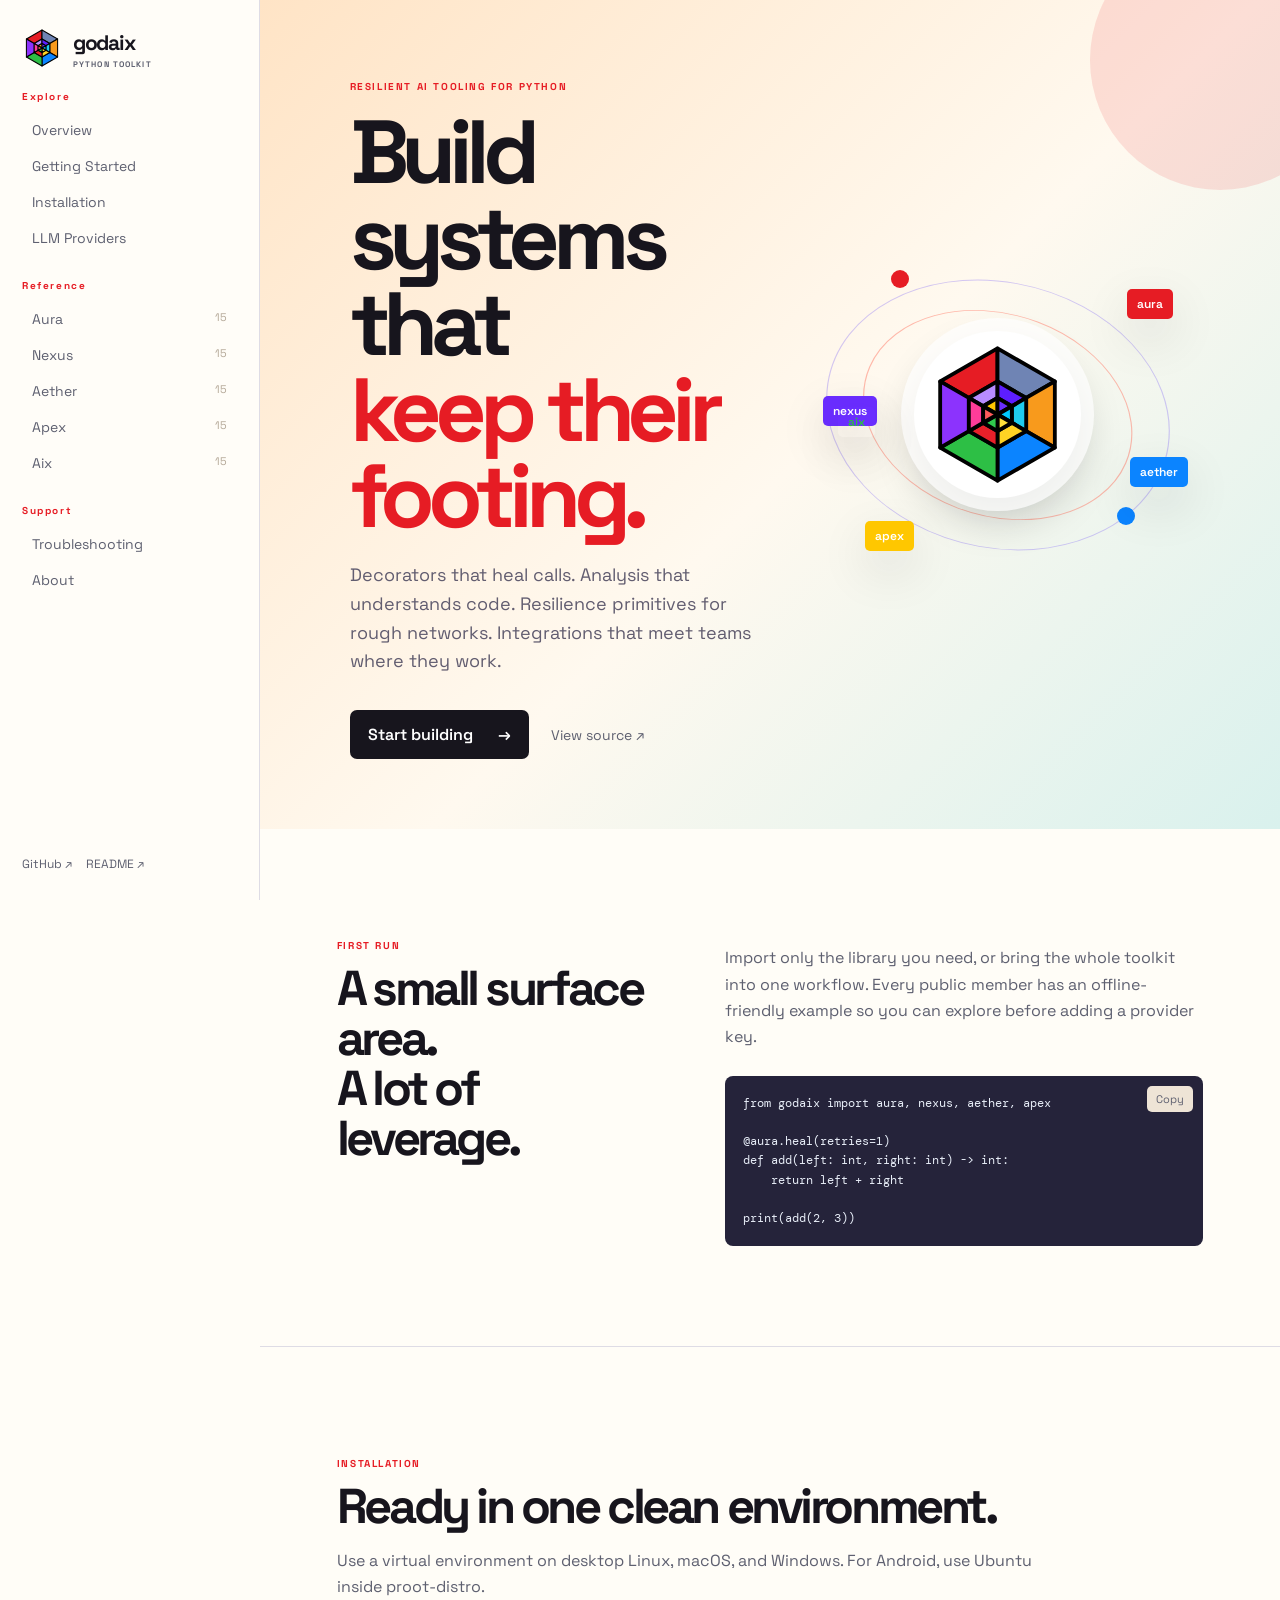
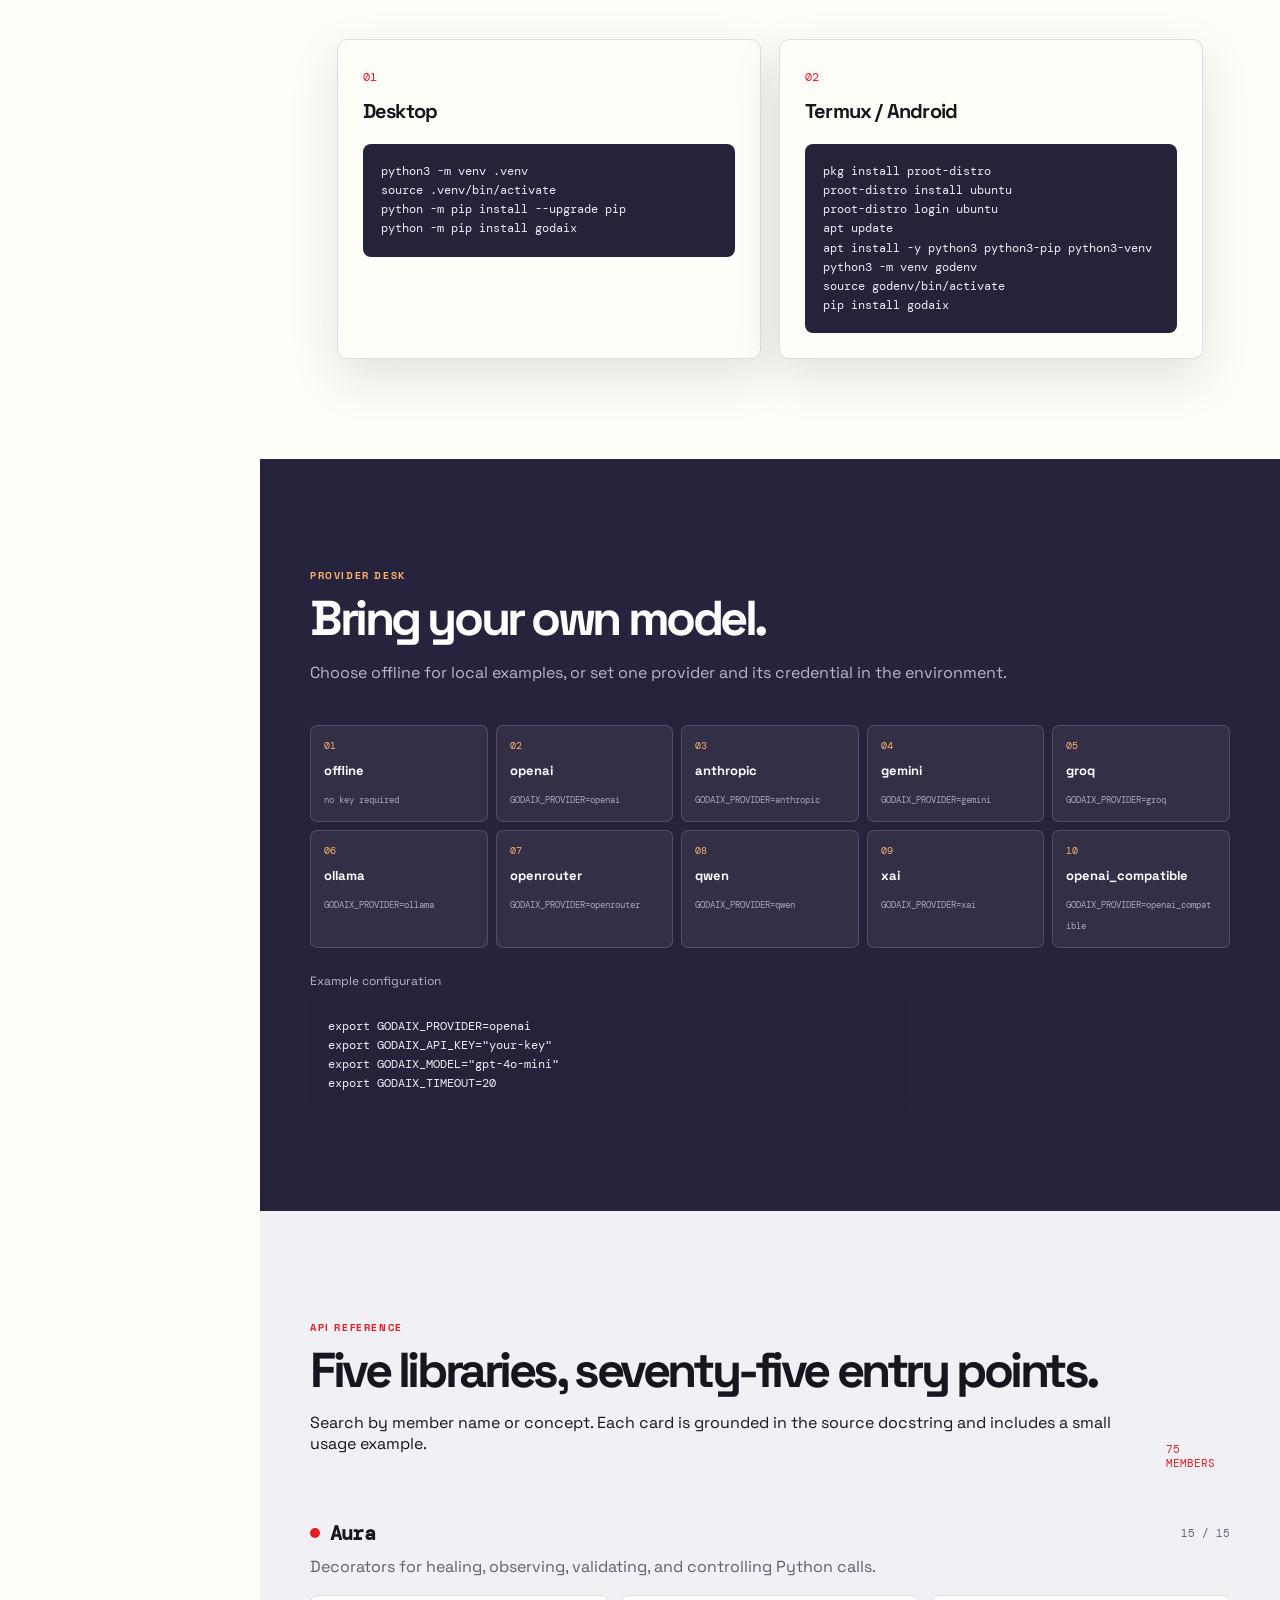
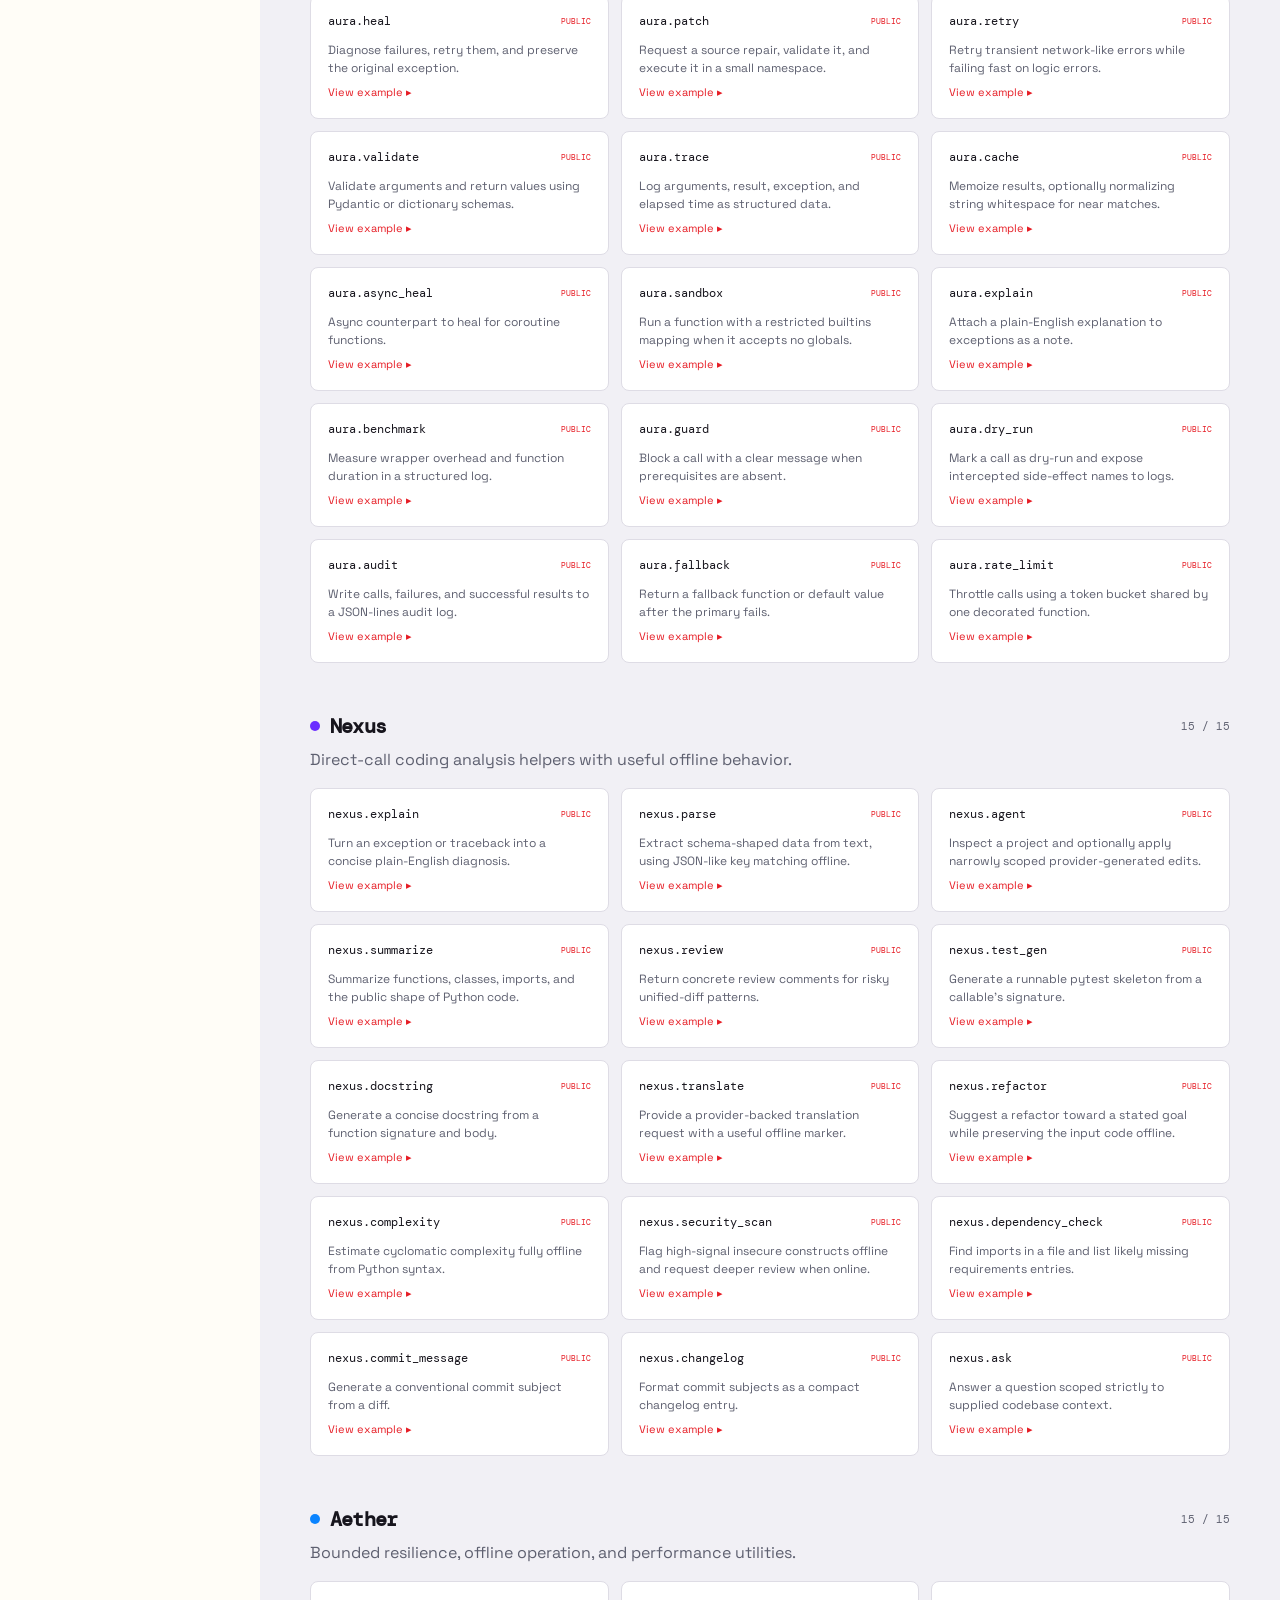
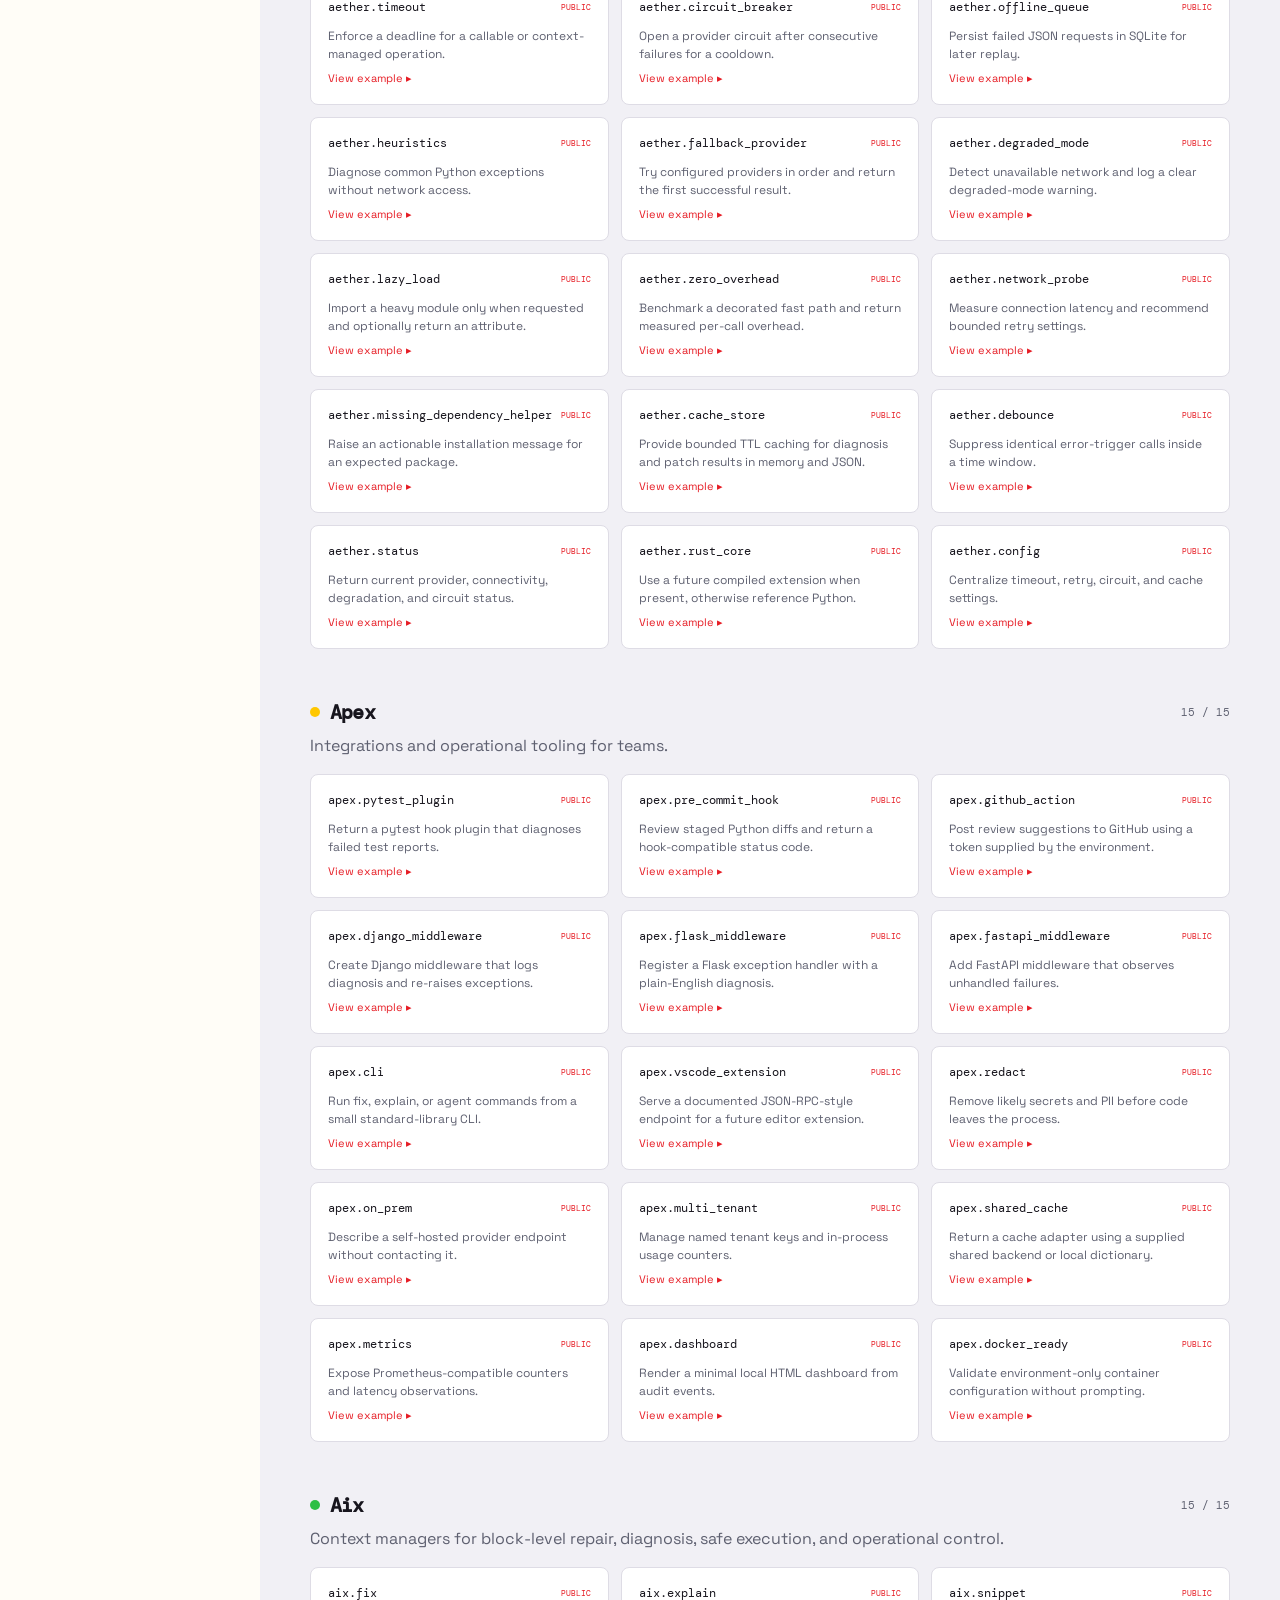
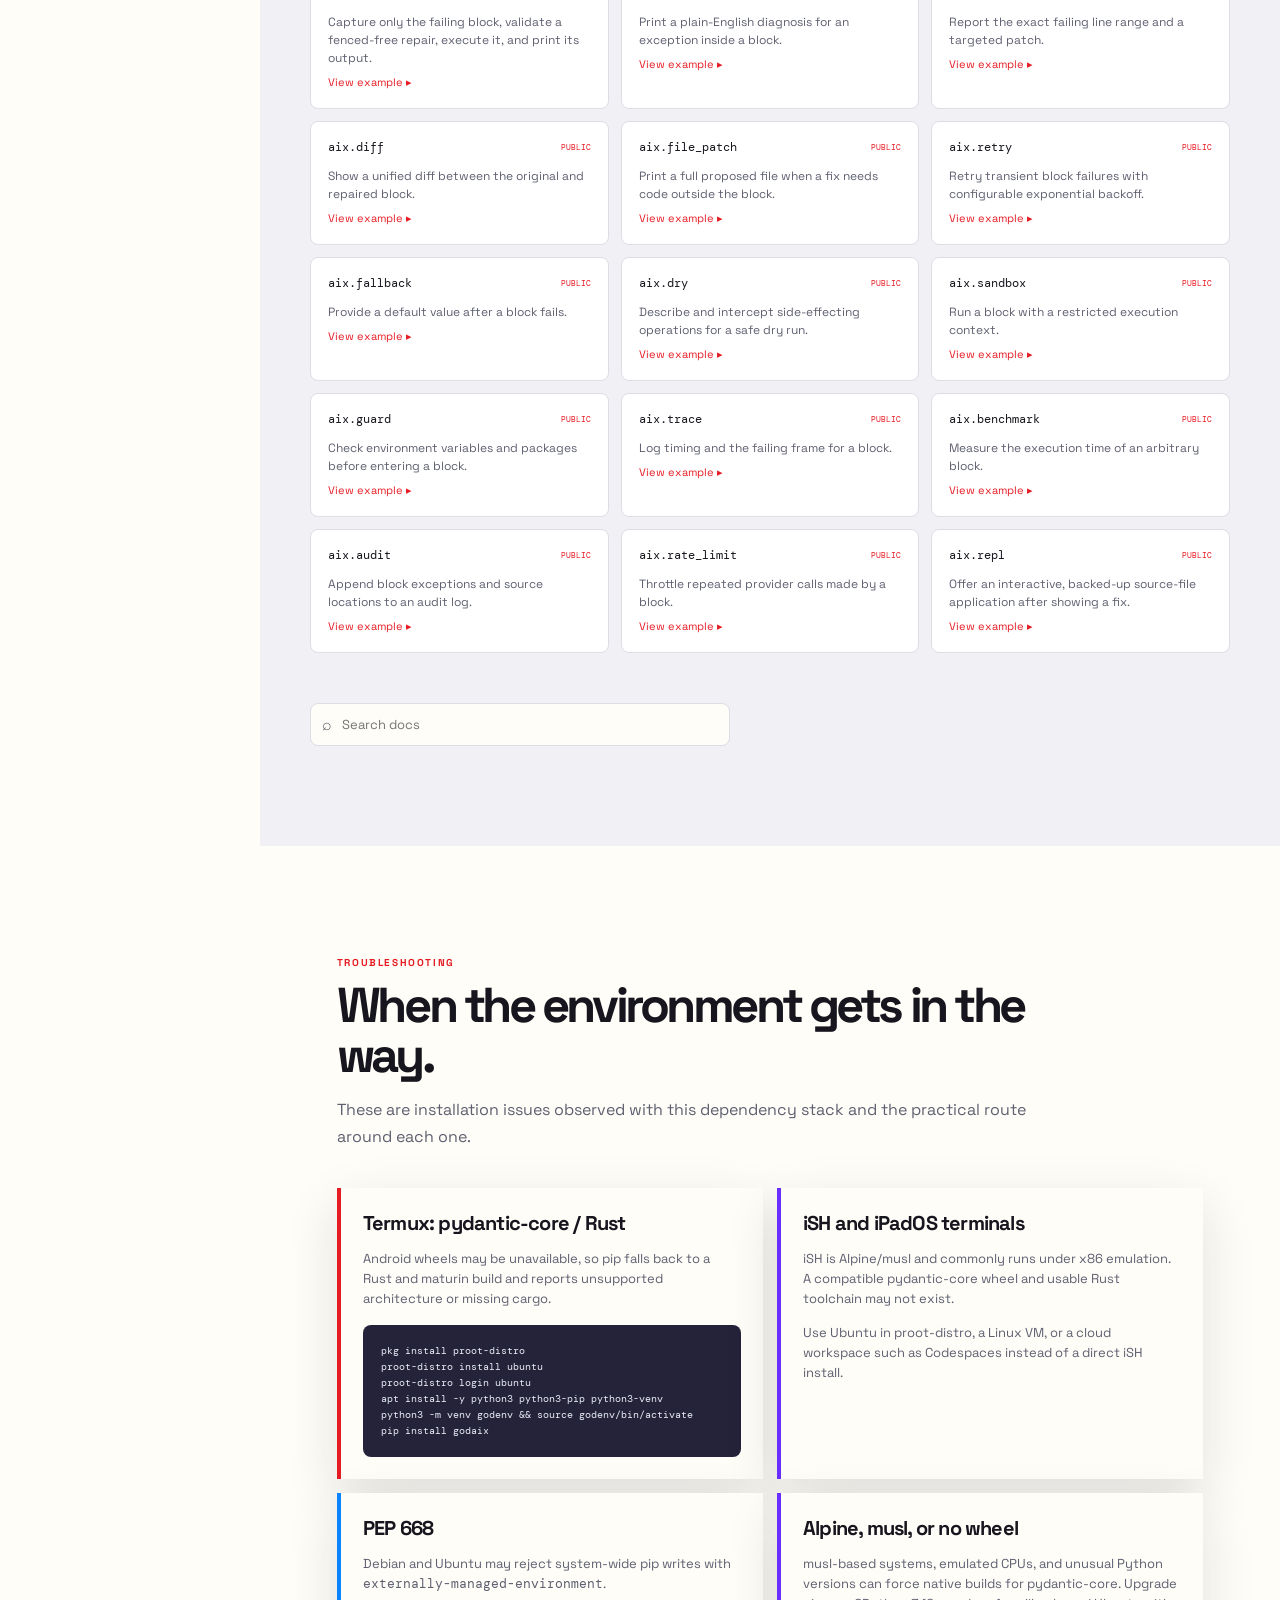
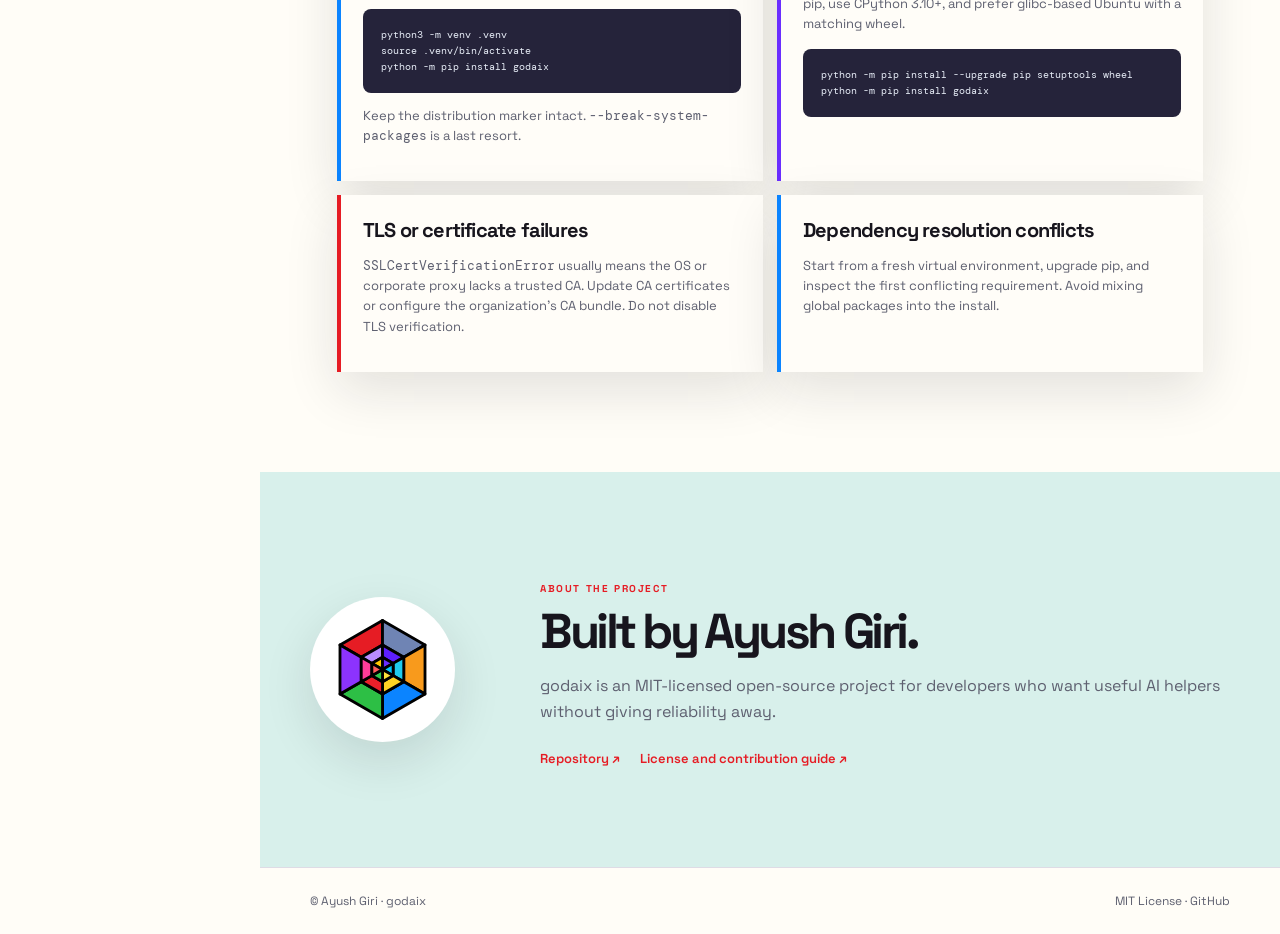
<file: index.html>
<!doctype html>
<html lang="en">
<head>
  <meta charset="utf-8">
  <meta name="viewport" content="width=device-width, initial-scale=1">
  <meta name="description" content="godaix documentation: resilient AI tooling for Python.">
  <title>godaix | Python documentation</title>
  <link rel="stylesheet" href="styles.css">
  <link rel="icon" type="image/png" href="assets/favicon_64x64.png">
</head>
<body>
  <header class="mobile-bar">
    <a class="brand" href="#top"><img src="assets/logo.svg" alt="godaix logo" width="40" height="40"><span>godaix<small>PYTHON TOOLKIT</small></span></a>
    <button class="icon-button" id="menu-toggle" aria-label="Open navigation">☰</button>
  </header>
  <div class="site-shell" id="top">
    <aside class="sidebar" id="sidebar">
      <a class="brand desktop-brand" href="#top"><img src="assets/logo.svg" alt="godaix logo" width="40" height="40"><span>godaix<small>PYTHON TOOLKIT</small></span></a>
      <nav aria-label="Documentation navigation">
        <p class="nav-label">Explore</p>
        <a href="#overview">Overview</a><a href="#getting-started">Getting Started</a><a href="#installation">Installation</a><a href="#providers">LLM Providers</a>
        <p class="nav-label">Reference</p>
        <a href="#aura">Aura <b>15</b></a><a href="#nexus">Nexus <b>15</b></a><a href="#aether">Aether <b>15</b></a><a href="#apex">Apex <b>15</b></a><a href="#aix">Aix <b>15</b></a>
        <p class="nav-label">Support</p>
        <a href="#troubleshooting">Troubleshooting</a><a href="#about">About</a>
      </nav>
      <div class="sidebar-footer"><a href="https://github.com/Let-s-Code-India/God">GitHub ↗</a><a href="../README.md">README ↗</a></div>
    </aside>
    <main>
      <section class="hero" id="overview">
        <div class="hero-copy"><p class="kicker">RESILIENT AI TOOLING FOR PYTHON</p><h1>Build systems that<br><em>keep their footing.</em></h1><p class="hero-text">Decorators that heal calls. Analysis that understands code. Resilience primitives for rough networks. Integrations that meet teams where they work.</p><div class="hero-actions"><a class="button button-dark" href="#getting-started">Start building <span>→</span></a><a class="text-link" href="https://github.com/Let-s-Code-India/God">View source ↗</a></div></div>
        <div class="orbit-art" aria-label="Illustration of the godaix libraries"><div class="orbit-ring ring-one"></div><div class="orbit-ring ring-two"></div><div class="orbit-dot dot-one"></div><div class="orbit-dot dot-two"></div><img class="core-logo" src="assets/logo.svg" alt="godaix logo" width="180" height="180"><div class="orbit-label label-aura">aura</div><div class="orbit-label label-nexus">nexus</div><div class="orbit-label label-aether">aether</div><div class="orbit-label label-apex">apex</div><div class="orbit-label label-aix">aix</div></div>
      </section>
      <section class="intro-grid" id="getting-started"><div><p class="kicker">FIRST RUN</p><h2>A small surface area.<br>A lot of leverage.</h2></div><div><p>Import only the library you need, or bring the whole toolkit into one workflow. Every public member has an offline-friendly example so you can explore before adding a provider key.</p><div class="quick-code"><button class="copy-button" data-copy="from godaix import aura, nexus, aether, apex">Copy</button><pre><code>from godaix import aura, nexus, aether, apex

@aura.heal(retries=1)
def add(left: int, right: int) -> int:
    return left + right

print(add(2, 3))</code></pre></div></div></section>
      <section class="content-section" id="installation"><div class="section-heading"><p class="kicker">INSTALLATION</p><h2>Ready in one clean environment.</h2><p>Use a virtual environment on desktop Linux, macOS, and Windows. For Android, use Ubuntu inside proot-distro.</p></div><div class="install-grid"><article><span class="step">01</span><h3>Desktop</h3><pre><code>python3 -m venv .venv
source .venv/bin/activate
python -m pip install --upgrade pip
python -m pip install godaix</code></pre></article><article><span class="step">02</span><h3>Termux / Android</h3><pre><code>pkg install proot-distro
proot-distro install ubuntu
proot-distro login ubuntu
apt update
apt install -y python3 python3-pip python3-venv
python3 -m venv godenv
source godenv/bin/activate
pip install godaix</code></pre></article></div></section>
      <section class="content-section provider-section" id="providers"><div class="section-heading"><p class="kicker">PROVIDER DESK</p><h2>Bring your own model.</h2><p>Choose offline for local examples, or set one provider and its credential in the environment.</p></div><div class="provider-grid" id="provider-grid"></div><div class="env-code"><span>Example configuration</span><pre><code>export GODAIX_PROVIDER=openai
export GODAIX_API_KEY="your-key"
export GODAIX_MODEL="gpt-4o-mini"
export GODAIX_TIMEOUT=20</code></pre></div></section>
      <section class="content-section api-section" id="api-reference"><div class="section-heading api-heading"><div><p class="kicker">API REFERENCE</p><h2>Five libraries, seventy-five entry points.</h2><p>Search by member name or concept. Each card is grounded in the source docstring and includes a small usage example.</p></div><span class="api-count">75 MEMBERS</span></div><div id="api-list" class="api-groups"></div><p id="no-results" class="no-results" hidden>No members match that search.</p><label class="search-box api-search"><span>⌕</span><input id="search-input" type="search" placeholder="Search docs" aria-label="Search documentation"></label></section>
      <section class="content-section troubleshooting" id="troubleshooting"><div class="section-heading"><p class="kicker">TROUBLESHOOTING</p><h2>When the environment gets in the way.</h2><p>These are installation issues observed with this dependency stack and the practical route around each one.</p></div><div class="trouble-grid"><article><h3>Termux: pydantic-core / Rust</h3><p>Android wheels may be unavailable, so pip falls back to a Rust and maturin build and reports unsupported architecture or missing cargo.</p><pre><code>pkg install proot-distro
proot-distro install ubuntu
proot-distro login ubuntu
apt install -y python3 python3-pip python3-venv
python3 -m venv godenv && source godenv/bin/activate
pip install godaix</code></pre></article><article><h3>iSH and iPadOS terminals</h3><p>iSH is Alpine/musl and commonly runs under x86 emulation. A compatible pydantic-core wheel and usable Rust toolchain may not exist.</p><p>Use Ubuntu in proot-distro, a Linux VM, or a cloud workspace such as Codespaces instead of a direct iSH install.</p></article><article><h3>PEP 668</h3><p>Debian and Ubuntu may reject system-wide pip writes with <code>externally-managed-environment</code>.</p><pre><code>python3 -m venv .venv
source .venv/bin/activate
python -m pip install godaix</code></pre><p>Keep the distribution marker intact. <code>--break-system-packages</code> is a last resort.</p></article><article><h3>Alpine, musl, or no wheel</h3><p>musl-based systems, emulated CPUs, and unusual Python versions can force native builds for pydantic-core. Upgrade pip, use CPython 3.10+, and prefer glibc-based Ubuntu with a matching wheel.</p><pre><code>python -m pip install --upgrade pip setuptools wheel
python -m pip install godaix</code></pre></article><article><h3>TLS or certificate failures</h3><p><code>SSLCertVerificationError</code> usually means the OS or corporate proxy lacks a trusted CA. Update CA certificates or configure the organization’s CA bundle. Do not disable TLS verification.</p></article><article><h3>Dependency resolution conflicts</h3><p>Start from a fresh virtual environment, upgrade pip, and inspect the first conflicting requirement. Avoid mixing global packages into the install.</p></article></div></section>
      <section class="content-section about" id="about"><img class="about-logo" src="assets/logo.svg" alt="godaix logo" width="145" height="145"><div><p class="kicker">ABOUT THE PROJECT</p><h2>Built by Ayush Giri.</h2><p>godaix is an MIT-licensed open-source project for developers who want useful AI helpers without giving reliability away.</p><div class="about-links"><a href="https://github.com/Let-s-Code-India/God">Repository ↗</a><a href="README.md">License and contribution guide ↗</a></div></div></section>
      <footer><span>© Ayush Giri · godaix</span><span>MIT License · <a href="https://github.com/Let-s-Code-India/God">GitHub</a></span></footer>
    </main>
  </div>
  <script src="app.js"></script>
</body>
</html>
</file>
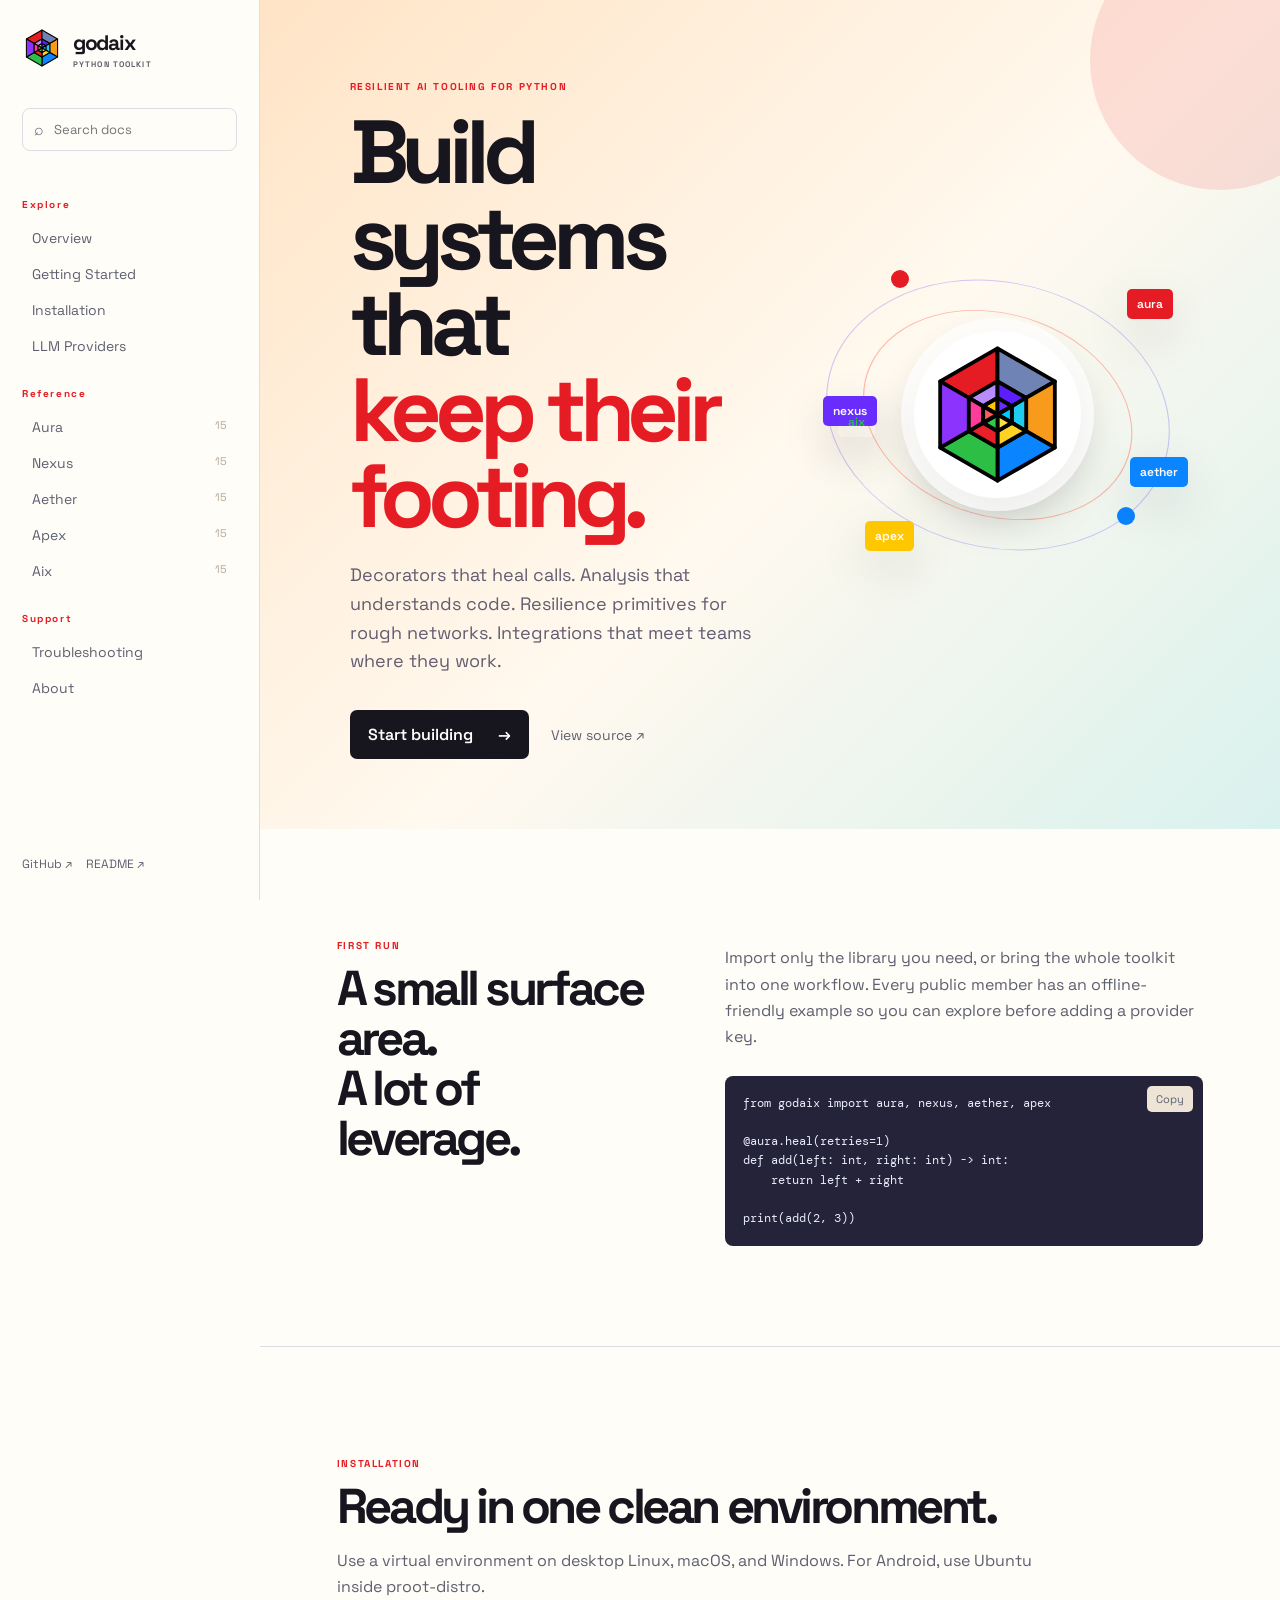
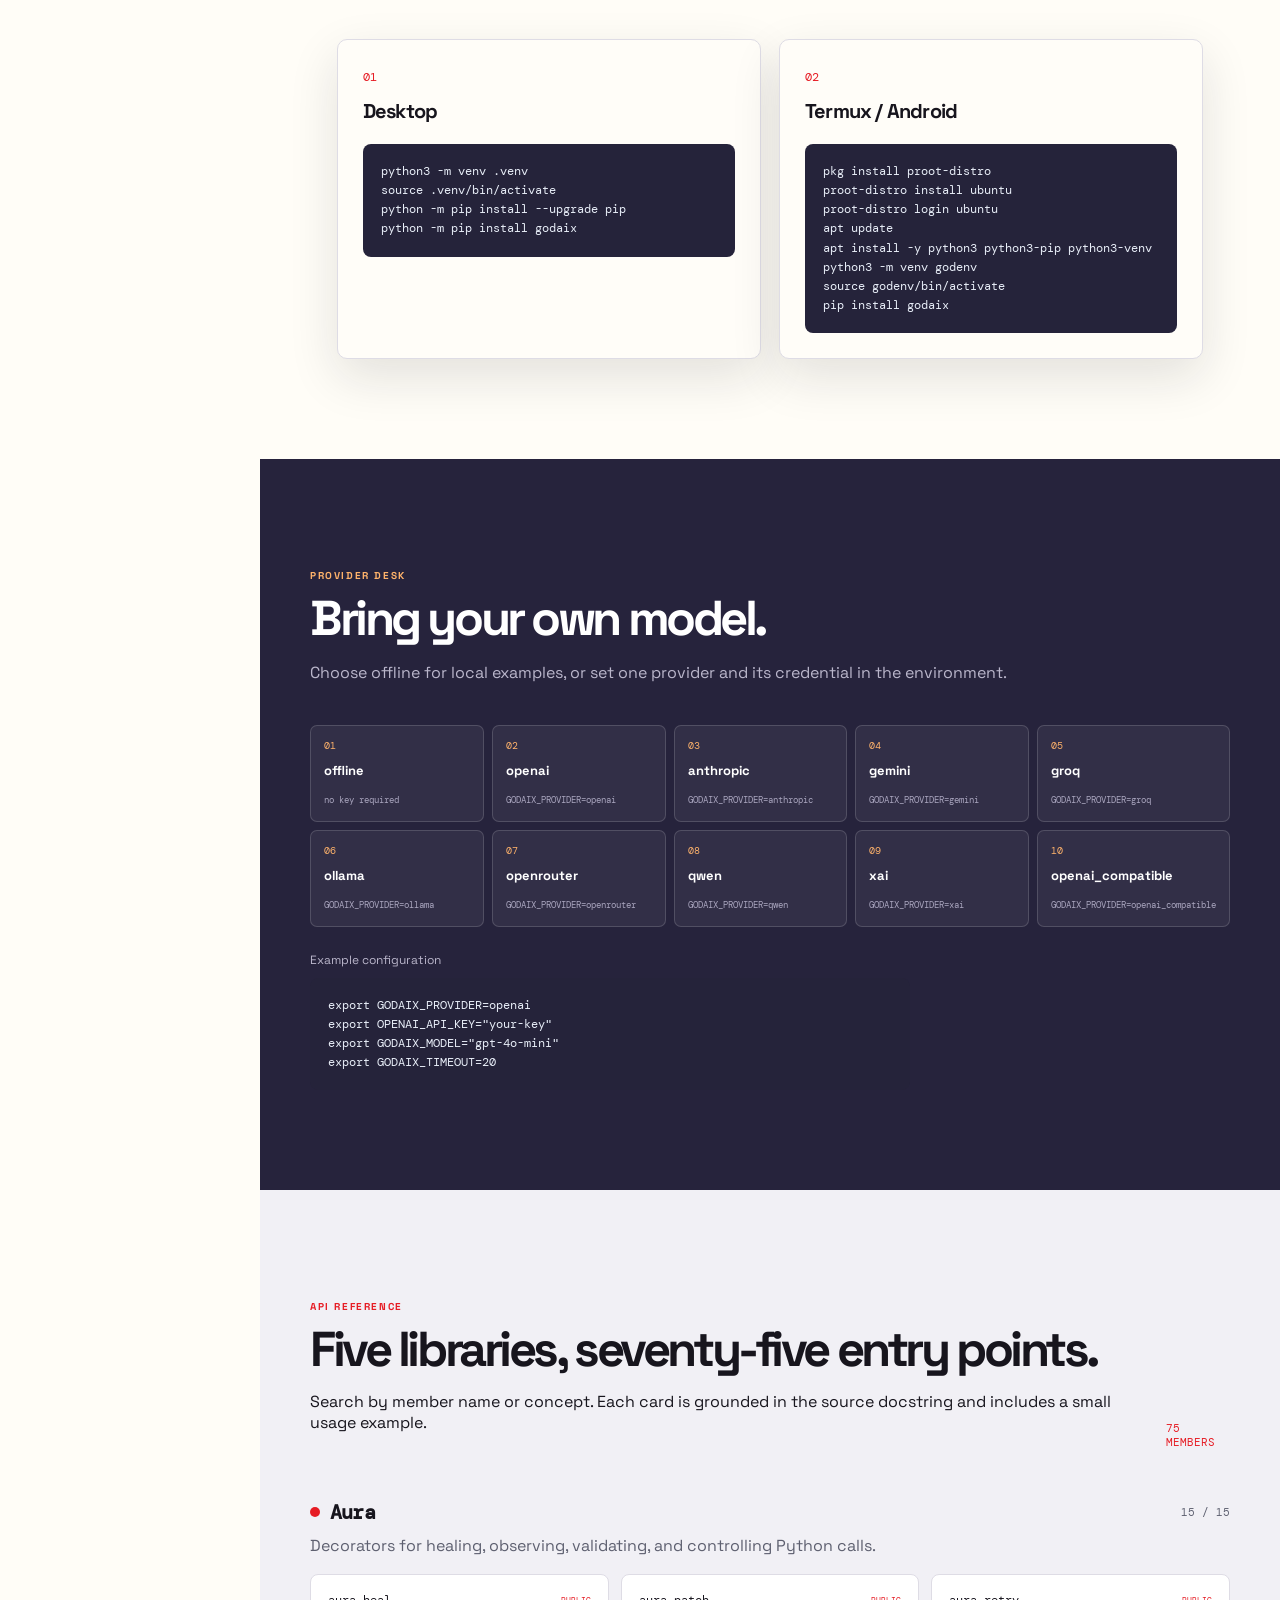
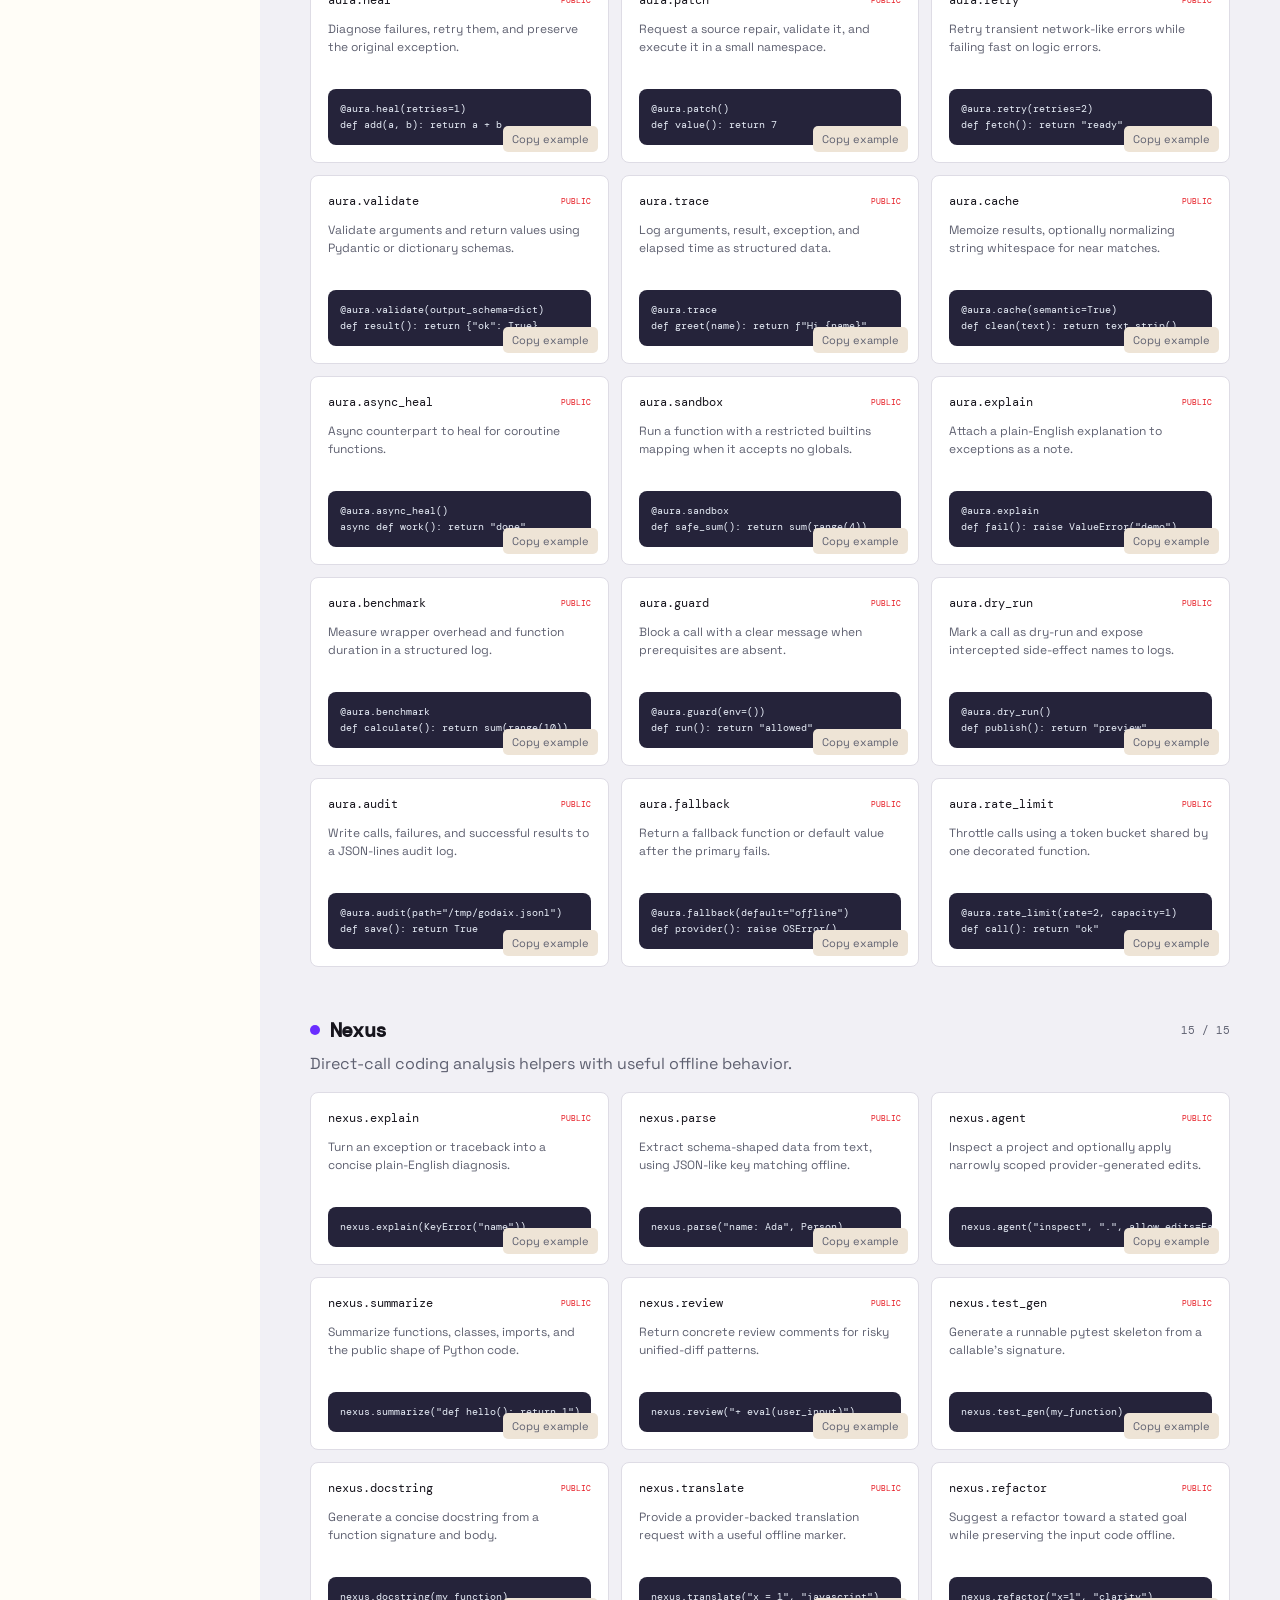
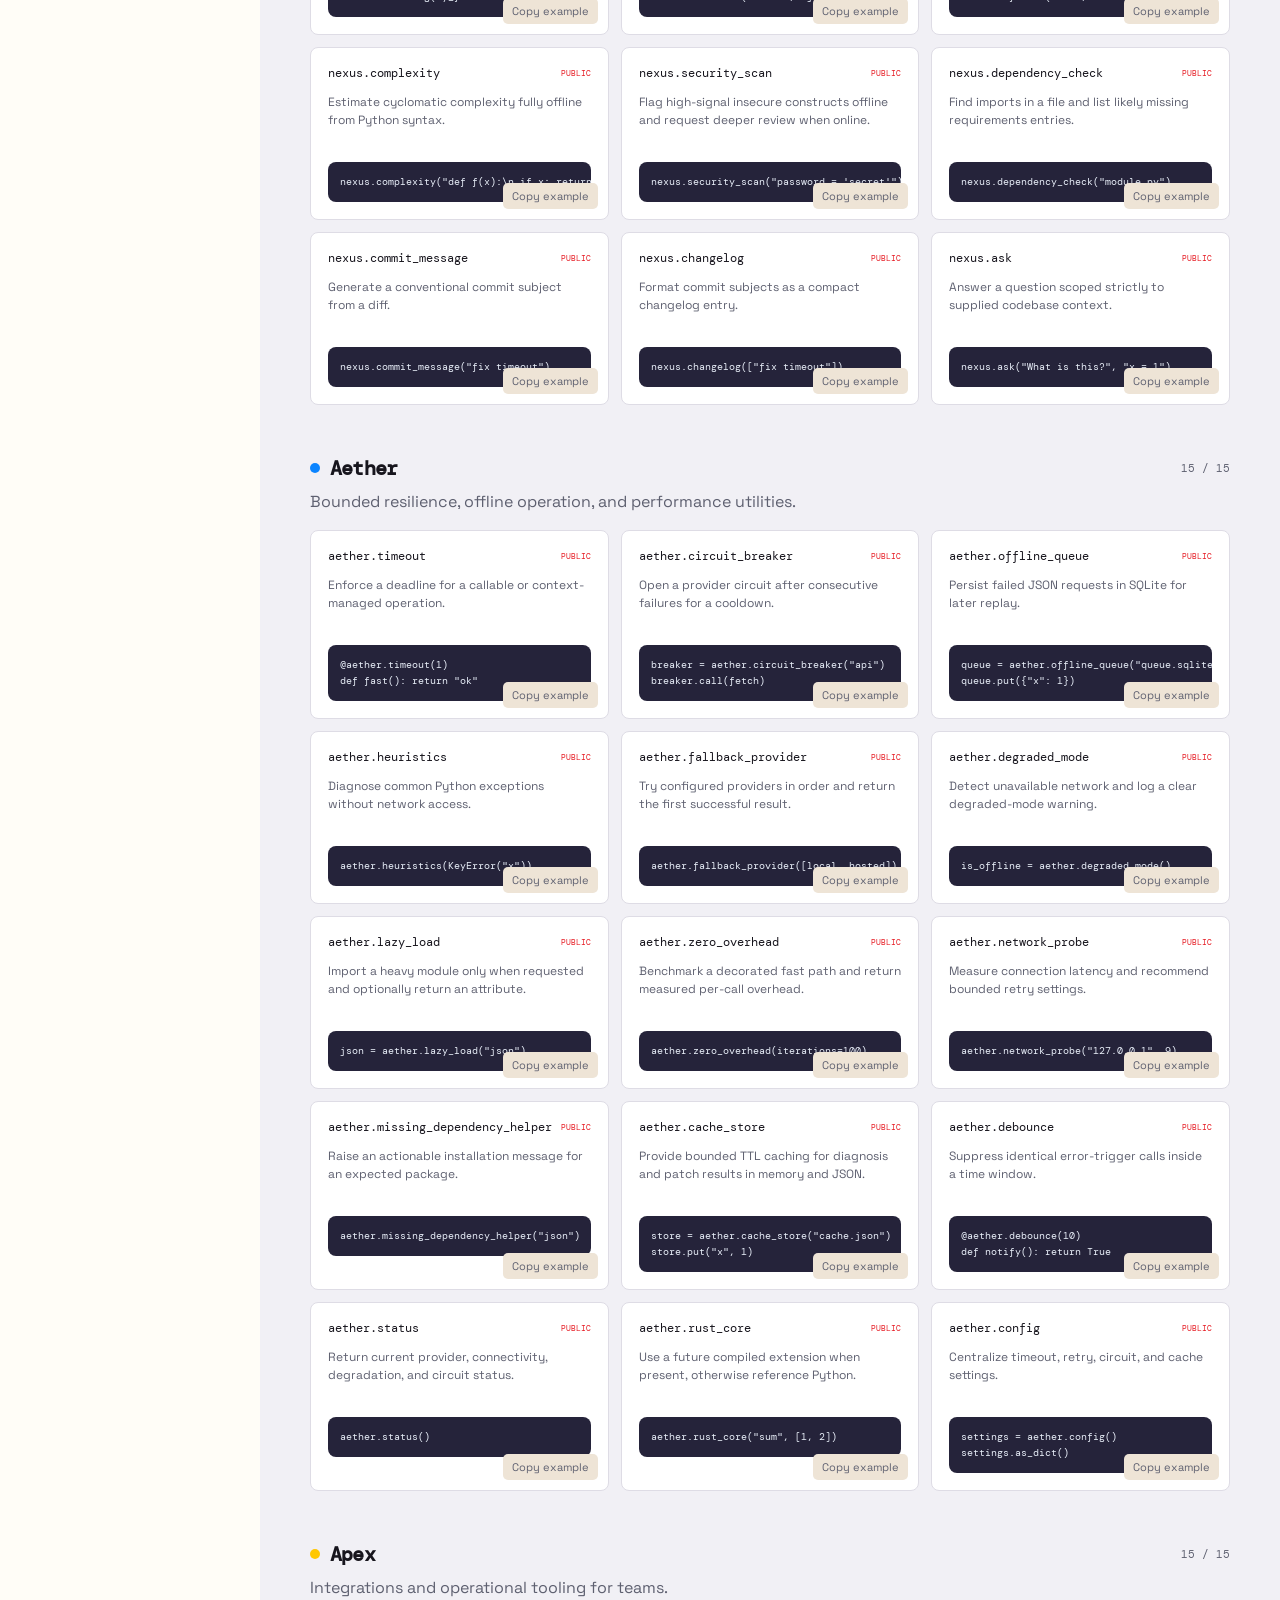
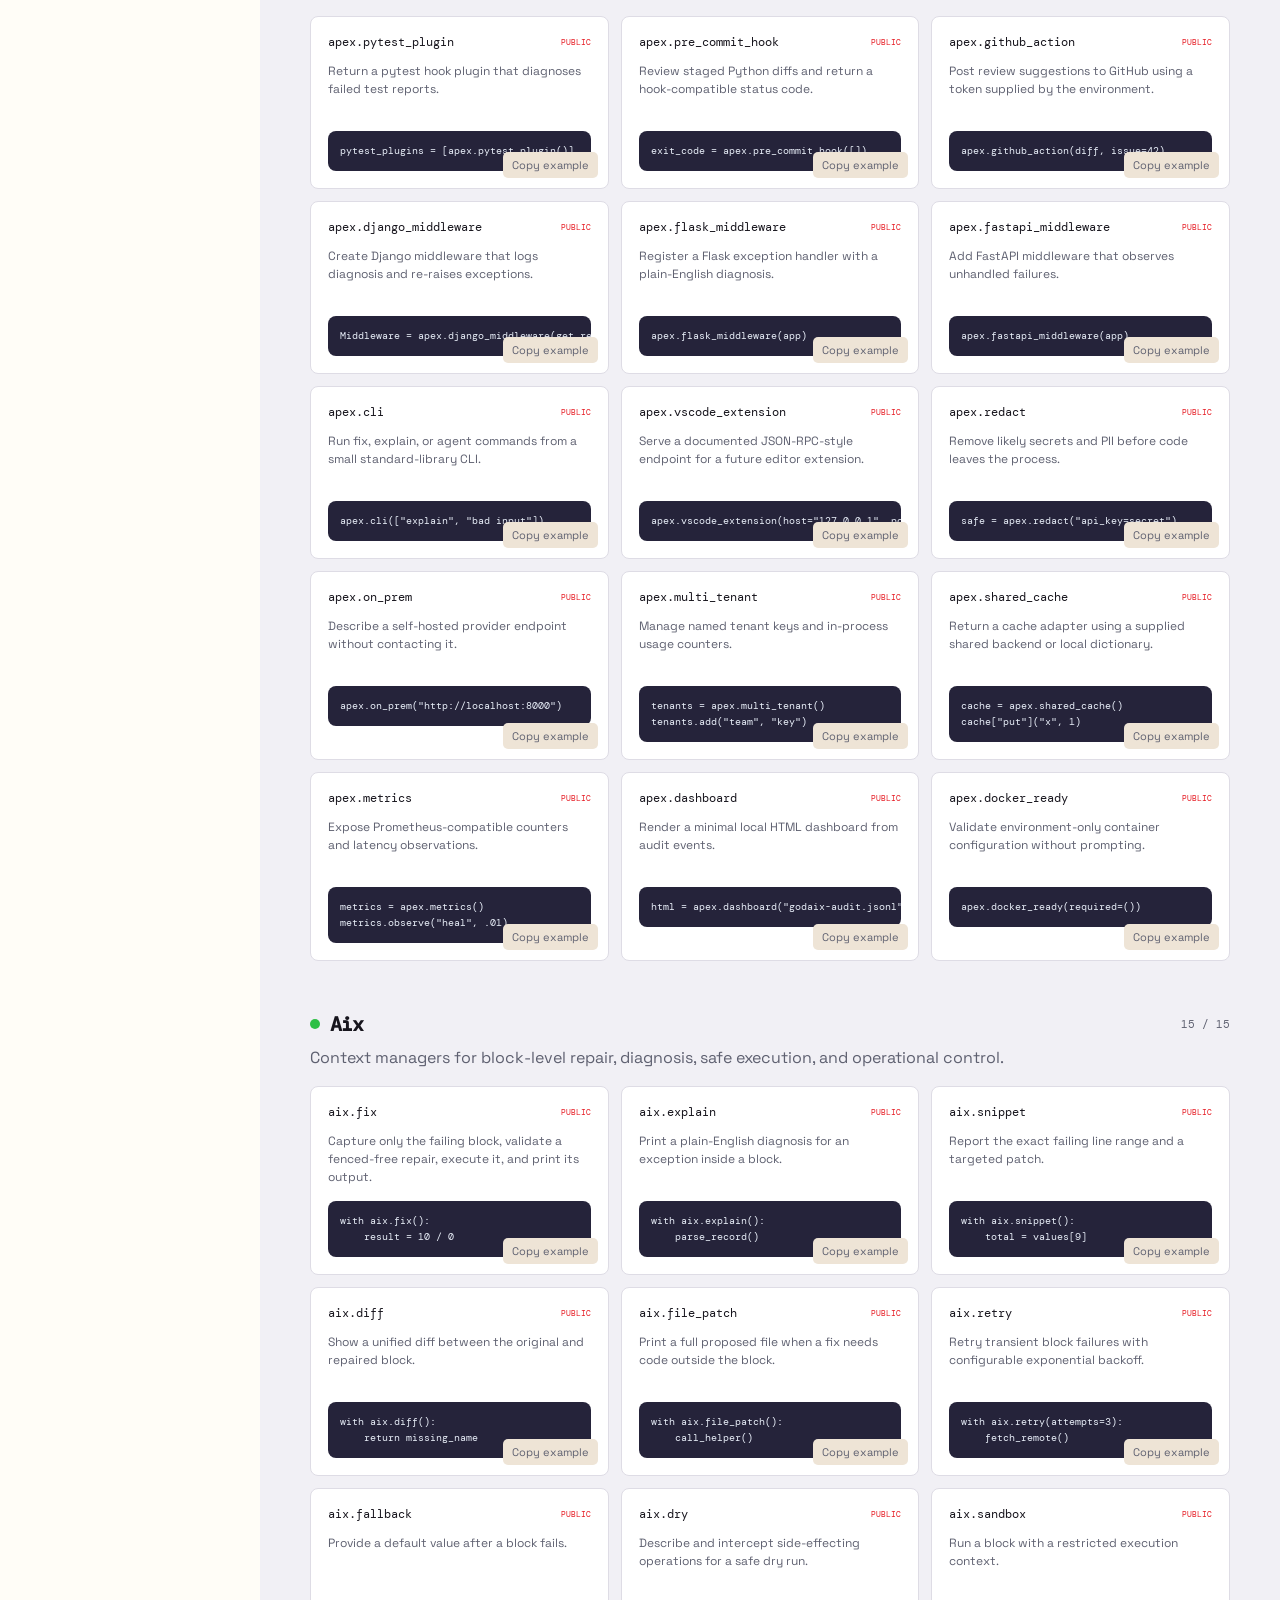
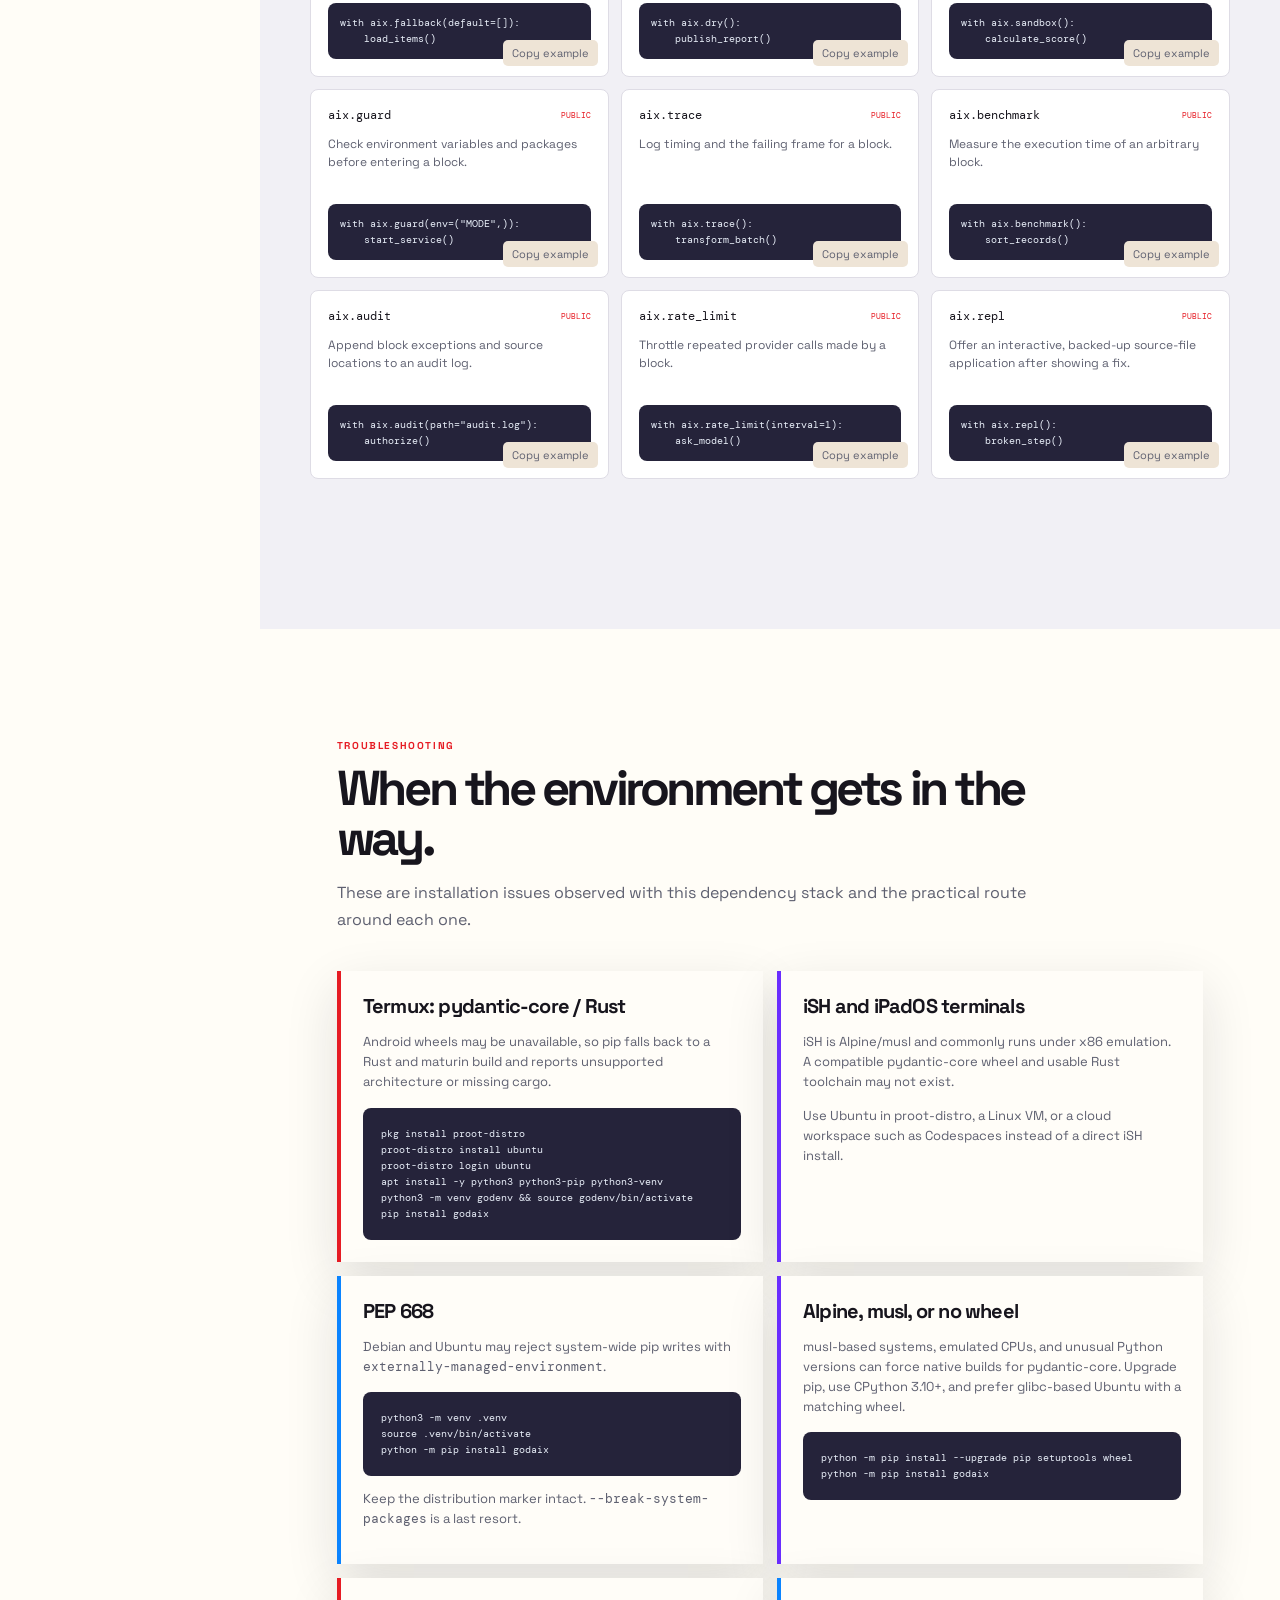
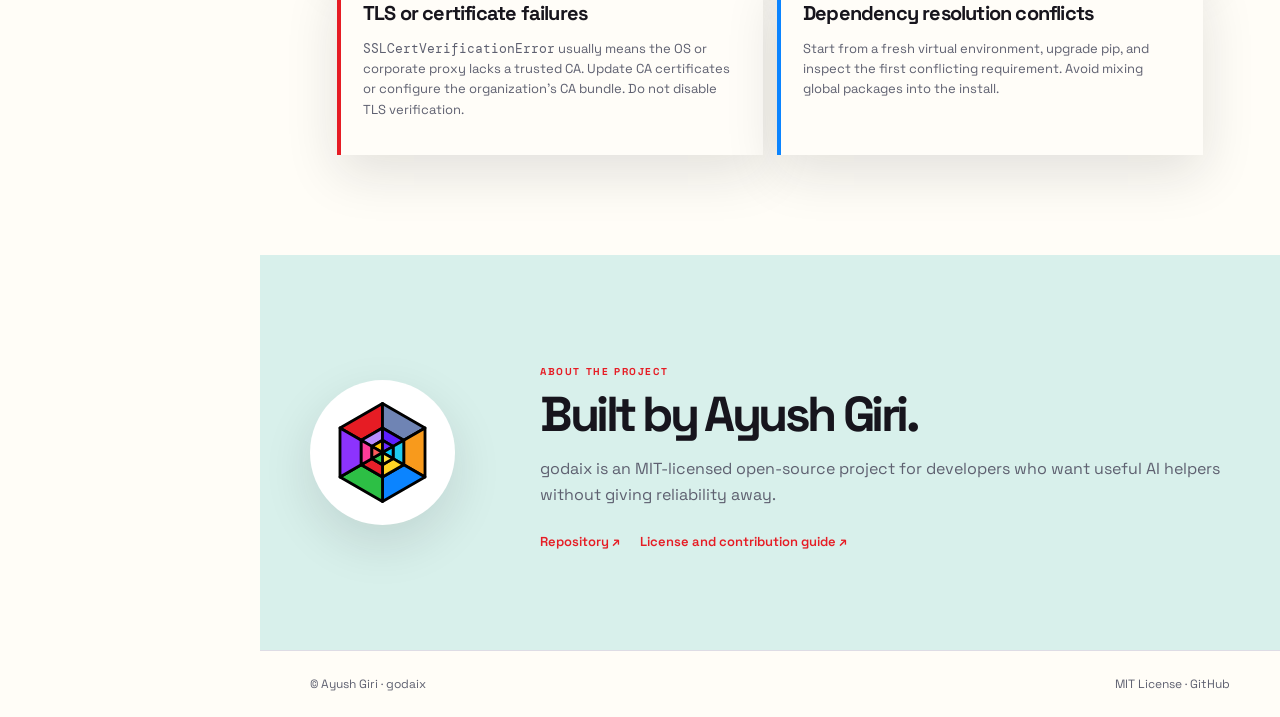
<file: docs/index.html>
<!doctype html>
<html lang="en">
<head>
  <meta charset="utf-8">
  <meta name="viewport" content="width=device-width, initial-scale=1">
  <meta name="description" content="godaix documentation: resilient AI tooling for Python.">
  <title>godaix | Python documentation</title>
  <link rel="stylesheet" href="styles.css">
</head>
<body>
  <header class="mobile-bar">
    <a class="brand" href="#top"><img src="../assets/logo.svg" alt="godaix logo"><span>godaix<small>PYTHON TOOLKIT</small></span></a>
    <button class="icon-button" id="menu-toggle" aria-label="Open navigation">☰</button>
  </header>
  <div class="site-shell" id="top">
    <aside class="sidebar" id="sidebar">
      <a class="brand desktop-brand" href="#top"><img src="../assets/logo.svg" alt="godaix logo"><span>godaix<small>PYTHON TOOLKIT</small></span></a>
      <label class="search-box"><span>⌕</span><input id="search-input" type="search" placeholder="Search docs" aria-label="Search documentation"></label>
      <nav aria-label="Documentation navigation">
        <p class="nav-label">Explore</p>
        <a href="#overview">Overview</a><a href="#getting-started">Getting Started</a><a href="#installation">Installation</a><a href="#providers">LLM Providers</a>
        <p class="nav-label">Reference</p>
        <a href="#aura">Aura <b>15</b></a><a href="#nexus">Nexus <b>15</b></a><a href="#aether">Aether <b>15</b></a><a href="#apex">Apex <b>15</b></a><a href="#aix">Aix <b>15</b></a>
        <p class="nav-label">Support</p>
        <a href="#troubleshooting">Troubleshooting</a><a href="#about">About</a>
      </nav>
      <div class="sidebar-footer"><a href="https://github.com/Let-s-Code-India/God">GitHub ↗</a><a href="../README.md">README ↗</a></div>
    </aside>
    <main>
      <section class="hero" id="overview">
        <div class="hero-copy"><p class="kicker">RESILIENT AI TOOLING FOR PYTHON</p><h1>Build systems that<br><em>keep their footing.</em></h1><p class="hero-text">Decorators that heal calls. Analysis that understands code. Resilience primitives for rough networks. Integrations that meet teams where they work.</p><div class="hero-actions"><a class="button button-dark" href="#getting-started">Start building <span>→</span></a><a class="text-link" href="https://github.com/Let-s-Code-India/God">View source ↗</a></div></div>
        <div class="orbit-art" aria-label="Illustration of the godaix libraries"><div class="orbit-ring ring-one"></div><div class="orbit-ring ring-two"></div><div class="orbit-dot dot-one"></div><div class="orbit-dot dot-two"></div><img class="core-logo" src="../assets/logo.svg" alt="godaix logo"><div class="orbit-label label-aura">aura</div><div class="orbit-label label-nexus">nexus</div><div class="orbit-label label-aether">aether</div><div class="orbit-label label-apex">apex</div><div class="orbit-label label-aix">aix</div></div>
      </section>
      <section class="intro-grid" id="getting-started"><div><p class="kicker">FIRST RUN</p><h2>A small surface area.<br>A lot of leverage.</h2></div><div><p>Import only the library you need, or bring the whole toolkit into one workflow. Every public member has an offline-friendly example so you can explore before adding a provider key.</p><div class="quick-code"><button class="copy-button" data-copy="from godaix import aura, nexus, aether, apex">Copy</button><pre><code>from godaix import aura, nexus, aether, apex

@aura.heal(retries=1)
def add(left: int, right: int) -> int:
    return left + right

print(add(2, 3))</code></pre></div></div></section>
      <section class="content-section" id="installation"><div class="section-heading"><p class="kicker">INSTALLATION</p><h2>Ready in one clean environment.</h2><p>Use a virtual environment on desktop Linux, macOS, and Windows. For Android, use Ubuntu inside proot-distro.</p></div><div class="install-grid"><article><span class="step">01</span><h3>Desktop</h3><pre><code>python3 -m venv .venv
source .venv/bin/activate
python -m pip install --upgrade pip
python -m pip install godaix</code></pre></article><article><span class="step">02</span><h3>Termux / Android</h3><pre><code>pkg install proot-distro
proot-distro install ubuntu
proot-distro login ubuntu
apt update
apt install -y python3 python3-pip python3-venv
python3 -m venv godenv
source godenv/bin/activate
pip install godaix</code></pre></article></div></section>
      <section class="content-section provider-section" id="providers"><div class="section-heading"><p class="kicker">PROVIDER DESK</p><h2>Bring your own model.</h2><p>Choose offline for local examples, or set one provider and its credential in the environment.</p></div><div class="provider-grid" id="provider-grid"></div><div class="env-code"><span>Example configuration</span><pre><code>export GODAIX_PROVIDER=openai
export OPENAI_API_KEY="your-key"
export GODAIX_MODEL="gpt-4o-mini"
export GODAIX_TIMEOUT=20</code></pre></div></section>
      <section class="content-section api-section" id="api-reference"><div class="section-heading api-heading"><div><p class="kicker">API REFERENCE</p><h2>Five libraries, seventy-five entry points.</h2><p>Search by member name or concept. Each card is grounded in the source docstring and includes a small usage example.</p></div><span class="api-count">75 MEMBERS</span></div><div id="api-list" class="api-groups"></div><p id="no-results" class="no-results" hidden>No members match that search.</p></section>
      <section class="content-section troubleshooting" id="troubleshooting"><div class="section-heading"><p class="kicker">TROUBLESHOOTING</p><h2>When the environment gets in the way.</h2><p>These are installation issues observed with this dependency stack and the practical route around each one.</p></div><div class="trouble-grid"><article><h3>Termux: pydantic-core / Rust</h3><p>Android wheels may be unavailable, so pip falls back to a Rust and maturin build and reports unsupported architecture or missing cargo.</p><pre><code>pkg install proot-distro
proot-distro install ubuntu
proot-distro login ubuntu
apt install -y python3 python3-pip python3-venv
python3 -m venv godenv && source godenv/bin/activate
pip install godaix</code></pre></article><article><h3>iSH and iPadOS terminals</h3><p>iSH is Alpine/musl and commonly runs under x86 emulation. A compatible pydantic-core wheel and usable Rust toolchain may not exist.</p><p>Use Ubuntu in proot-distro, a Linux VM, or a cloud workspace such as Codespaces instead of a direct iSH install.</p></article><article><h3>PEP 668</h3><p>Debian and Ubuntu may reject system-wide pip writes with <code>externally-managed-environment</code>.</p><pre><code>python3 -m venv .venv
source .venv/bin/activate
python -m pip install godaix</code></pre><p>Keep the distribution marker intact. <code>--break-system-packages</code> is a last resort.</p></article><article><h3>Alpine, musl, or no wheel</h3><p>musl-based systems, emulated CPUs, and unusual Python versions can force native builds for pydantic-core. Upgrade pip, use CPython 3.10+, and prefer glibc-based Ubuntu with a matching wheel.</p><pre><code>python -m pip install --upgrade pip setuptools wheel
python -m pip install godaix</code></pre></article><article><h3>TLS or certificate failures</h3><p><code>SSLCertVerificationError</code> usually means the OS or corporate proxy lacks a trusted CA. Update CA certificates or configure the organization’s CA bundle. Do not disable TLS verification.</p></article><article><h3>Dependency resolution conflicts</h3><p>Start from a fresh virtual environment, upgrade pip, and inspect the first conflicting requirement. Avoid mixing global packages into the install.</p></article></div></section>
      <section class="content-section about" id="about"><img class="about-logo" src="../assets/logo.svg" alt="godaix logo"><div><p class="kicker">ABOUT THE PROJECT</p><h2>Built by Ayush Giri.</h2><p>godaix is an MIT-licensed open-source project for developers who want useful AI helpers without giving reliability away.</p><div class="about-links"><a href="https://github.com/Let-s-Code-India/God">Repository ↗</a><a href="../README.md">License and contribution guide ↗</a></div></div></section>
      <footer><span>© Ayush Giri · godaix</span><span>MIT License · <a href="https://github.com/Let-s-Code-India/God">GitHub</a></span></footer>
    </main>
  </div>
  <script src="app.js"></script>
</body>
</html>
</file>
<file: styles.css>
@import url('https://fonts.googleapis.com/css2?family=DM+Mono:wght@400;500&family=Space+Grotesk:wght@400;500;600;700&display=swap');
:root { --ink:#17151d; --muted:#5e6070; --paper:#fffdf7; --red:#e61c24; --coral:var(--red); --violet:#6a2dff; --blue:#0b84ff; --cyan:#00c9ff; --green:#2dbf45; --gold:#ffc700; --pink:#ff3c99; --line:#dedce5; --shadow:0 18px 50px rgba(23,21,29,.12); }
* { box-sizing:border-box; } html { scroll-behavior:smooth; } body { margin:0; color:var(--ink); background:var(--paper); font-family:'Space Grotesk','Trebuchet MS',sans-serif; } a { color:inherit; text-decoration:none; } a:hover { color:var(--coral); } code,pre { font-family:'DM Mono',monospace; } button,input { font:inherit; }
.site-shell { display:grid; grid-template-columns:260px minmax(0,1fr); min-height:100vh; } .sidebar { position:sticky; top:0; height:100vh; display:flex; flex-direction:column; padding:28px 22px; border-right:1px solid var(--line); background:#fffdf8; z-index:5; } .brand { display:flex; align-items:center; gap:11px; font-weight:700; font-size:21px; letter-spacing:-.06em; } .brand img { width:40px; height:40px; } .brand small { display:block; color:var(--muted); font-size:8px; letter-spacing:.14em; line-height:1; margin-top:4px; } .search-box { display:flex; align-items:center; gap:8px; margin:40px 0 25px; padding:10px 11px; border:1px solid var(--line); border-radius:8px; color:var(--muted); background:var(--paper); } .search-box input { width:100%; border:0; outline:0; color:var(--ink); background:transparent; font-size:13px; } .nav-label,.kicker { color:var(--coral); font-size:10px; font-weight:700; letter-spacing:.16em; } .nav-label { margin:22px 0 8px; } nav { display:flex; flex-direction:column; gap:2px; } nav a { padding:8px 10px; border-radius:6px; color:var(--muted); font-size:14px; } nav a:hover { color:var(--ink); background:#f7eee2; } nav b { float:right; color:#b4a898; font-size:11px; font-weight:400; } .sidebar-footer { display:flex; gap:14px; margin-top:auto; color:var(--muted); font-size:12px; }
.mobile-bar { display:none; } main { min-width:0; overflow:hidden; } .hero { min-height:650px; display:grid; grid-template-columns:minmax(0,1.05fr) minmax(320px,.95fr); align-items:center; gap:30px; padding:70px clamp(28px,7vw,100px); background:linear-gradient(135deg,#ffe4c6 0%,#fff9ef 54%,#d9f1ed 100%); position:relative; overflow:hidden; } .hero:after { content:""; width:260px; height:260px; border-radius:50%; background:var(--coral); opacity:.12; position:absolute; right:-70px; top:-70px; } .hero-copy { position:relative; z-index:1; max-width:660px; } .hero h1 { margin:16px 0 22px; font-size:clamp(48px,7vw,92px); line-height:.96; letter-spacing:-.08em; } .hero h1 em { color:var(--coral); font-style:normal; } .hero-text { max-width:570px; color:#625d70; font-size:18px; line-height:1.6; } .hero-actions { display:flex; align-items:center; gap:22px; margin-top:34px; } .button { display:inline-flex; gap:25px; align-items:center; padding:14px 18px; border-radius:7px; font-weight:600; } .button-dark { color:#fff; background:var(--ink); } .button-dark:hover { color:#fff; background:var(--coral); } .text-link { color:var(--muted); font-size:14px; } .orbit-art { width:min(380px,100%); aspect-ratio:1; justify-self:center; position:relative; } .orbit-ring { position:absolute; inset:10%; border:1px solid rgba(128,103,242,.35); border-radius:50%; transform:rotate(-28deg) skewX(15deg); } .ring-two { inset:19%; border-color:rgba(255,107,87,.45); transform:rotate(58deg) skewX(-17deg); } .core-mark,.about-mark { position:absolute; inset:33%; display:grid; place-content:center; text-align:center; border-radius:50%; color:#fff; background:var(--ink); font-size:30px; line-height:.62; letter-spacing:-.12em; box-shadow:0 0 0 13px rgba(255,255,255,.7),0 20px 40px rgba(27,25,48,.22); } .core-mark span,.about-mark span { color:var(--coral); } .core-mark strong,.about-mark strong { color:#a493ff; font-size:24px; } .orbit-dot { position:absolute; width:18px; height:18px; border-radius:50%; background:var(--coral); top:12%; left:22%; } .dot-two { top:auto; left:auto; right:14%; bottom:21%; background:var(--blue); } .orbit-label { position:absolute; padding:7px 10px; border-radius:5px; color:#fff; font-size:12px; font-weight:600; box-shadow:var(--shadow); } .label-aura { top:17%; right:4%; background:var(--coral); }.label-nexus { left:4%; top:45%; background:var(--violet); }.label-aether { right:0; bottom:31%; background:var(--blue); }.label-apex { left:15%; bottom:14%; background:var(--gold); }
.intro-grid,.content-section { max-width:1080px; margin:0 auto; padding:100px clamp(28px,6vw,80px); } .intro-grid { display:grid; grid-template-columns:.8fr 1.2fr; gap:70px; border-bottom:1px solid var(--line); } h2 { margin:12px 0 16px; font-size:clamp(30px,4vw,49px); line-height:1.02; letter-spacing:-.07em; } .intro-grid p:not(.kicker),.section-heading>p:not(.kicker),.about p:not(.kicker) { color:var(--muted); line-height:1.65; font-size:16px; } .quick-code,.env-code { position:relative; margin-top:25px; } pre { overflow:auto; margin:0; padding:18px; border-radius:8px; color:#e8eef8; background:#25233a; font-size:12px; line-height:1.6; } .copy-button { border:0; border-radius:5px; padding:6px 9px; color:var(--muted); background:#eee4d6; font-size:11px; cursor:pointer; } .quick-code>.copy-button,.api-card>.copy-button { position:absolute; top:10px; right:10px; } .copy-button:hover { color:var(--ink); background:#fff; } .section-heading { max-width:700px; margin-bottom:38px; } .install-grid { display:grid; grid-template-columns:repeat(2,minmax(0,1fr)); gap:18px; } .install-grid article { padding:25px; border:1px solid var(--line); border-radius:10px; background:#fffdf8; box-shadow:var(--shadow); } .step { color:var(--coral); font:12px 'DM Mono'; } h3 { margin:12px 0; font-size:20px; letter-spacing:-.04em; } .install-grid pre { margin-top:20px; }
.provider-section { background:#26233c; color:#fff; max-width:none; padding-left:max(28px,calc((100% - 1080px)/2 + 80px)); padding-right:max(28px,calc((100% - 1080px)/2 + 80px)); } .provider-section .kicker { color:#ffb36b; }.provider-section .section-heading>p:not(.kicker) { color:#bab6cb; }.provider-grid { display:grid; grid-template-columns:repeat(5,minmax(0,1fr)); gap:8px; }.provider-pill { min-height:95px; padding:13px; border:1px solid rgba(255,255,255,.15); border-radius:7px; background:rgba(255,255,255,.06); min-width:0; }.provider-number { display:block; color:#ffb36b; font:10px 'DM Mono'; }.provider-pill strong { display:block; margin:10px 0 8px; font-size:13px; overflow-wrap:anywhere; word-break:break-word; }.provider-pill code { color:#aaa6bf; font-size:9px; overflow-wrap:anywhere; word-break:break-word; }.env-code { max-width:600px; }.env-code>span { display:block; margin-bottom:10px; color:#bab6cb; font-size:12px; }
.api-section { max-width:none; background:#f1f0f5; padding-left:max(28px,calc((100% - 1080px)/2 + 80px)); padding-right:max(28px,calc((100% - 1080px)/2 + 80px)); }.api-heading { max-width:none; display:flex; justify-content:space-between; align-items:end; gap:20px; }.api-count { color:var(--red); font:11px 'DM Mono'; }.api-group { margin:50px 0; scroll-margin-top:25px; }.api-group-head { display:flex; justify-content:space-between; align-items:center; color:var(--muted); font:11px 'DM Mono'; }.api-group-head>div { display:flex; align-items:center; gap:10px; }.api-group-head h3 { margin:0; color:var(--ink); }.module-dot { width:10px; height:10px; border-radius:50%; display:inline-block; }.module-dot.coral { background:var(--red); }.module-dot.violet { background:var(--violet); }.module-dot.blue { background:var(--blue); }.module-dot.gold { background:var(--gold); }.module-dot.green { background:var(--green); }.group-description { color:var(--muted); margin:10px 0 18px; }.api-cards { display:grid; grid-template-columns:repeat(3,minmax(0,1fr)); gap:12px; }.api-card { position:relative; min-width:0; padding:17px; border:1px solid var(--line); border-radius:8px; background:#fff; }.api-name { display:flex; justify-content:space-between; gap:8px; align-items:center; }.api-name code { color:var(--ink); font-size:12px; word-break:break-word; }.api-name span { color:var(--red); font:8px 'DM Mono'; }.api-card p { min-height:54px; color:var(--muted); font-size:12px; line-height:1.5; }.api-card pre { margin-top:15px; padding:12px; font-size:10px; }.api-card>.copy-button { top:auto; bottom:10px; }.no-results { color:var(--muted); }
.trouble-grid { display:grid; grid-template-columns:repeat(2,minmax(0,1fr)); gap:14px; }.trouble-grid article { padding:22px; border-left:4px solid var(--coral); background:#fffdf8; box-shadow:var(--shadow); }.trouble-grid article:nth-child(2n) { border-color:var(--violet); }.trouble-grid article:nth-child(3n) { border-color:var(--blue); }.trouble-grid h3 { margin-top:0; }.trouble-grid p { color:var(--muted); line-height:1.55; font-size:13px; }.trouble-grid pre { margin-top:15px; font-size:10px; }.about { display:grid; grid-template-columns:180px 1fr; gap:50px; align-items:center; background:#d8f0eb; max-width:none; padding-left:max(28px,calc((100% - 1080px)/2 + 80px)); padding-right:max(28px,calc((100% - 1080px)/2 + 80px)); }.about-mark { position:relative; inset:auto; width:145px; height:145px; font-size:29px; }.about-links { display:flex; gap:20px; flex-wrap:wrap; margin-top:25px; color:var(--coral); font-size:13px; font-weight:600; } footer { display:flex; justify-content:space-between; gap:20px; padding:25px max(28px,calc((100% - 1080px)/2 + 80px)); color:var(--muted); font-size:12px; border-top:1px solid var(--line); }
@media (max-width:900px) { .site-shell { display:block; }.mobile-bar { display:flex; position:sticky; top:0; z-index:10; justify-content:space-between; align-items:center; padding:12px 18px; background:#fffdf8; border-bottom:1px solid var(--line); }.mobile-bar .brand img { width:32px; height:32px; }.desktop-brand { display:none; }.icon-button { border:0; background:transparent; font-size:20px; }.sidebar { position:fixed; left:-280px; width:260px; transition:left .2s; box-shadow:var(--shadow); }.sidebar.open { left:0; }.hero { min-height:700px; grid-template-columns:1fr; padding-top:55px; }.orbit-art { width:min(310px,85vw); }.intro-grid { grid-template-columns:1fr; gap:20px; }.provider-grid { grid-template-columns:repeat(2,minmax(0,1fr)); }.api-cards { grid-template-columns:repeat(2,minmax(0,1fr)); } }
.core-logo { position:absolute; inset:28%; width:44%; height:44%; object-fit:contain; padding:10px; border-radius:50%; background:#fff; box-shadow:0 0 0 13px rgba(255,255,255,.72),0 20px 40px rgba(23,21,29,.22); }
.about-logo { width:145px; height:145px; object-fit:contain; padding:18px; border-radius:50%; background:#fff; box-shadow:var(--shadow); }
.label-aix { left:8%; top:48%; color:var(--green); }
@media (max-width:900px) { .sidebar { overflow-y:auto; }.hero { min-height:0; }.api-section,.provider-section,.about { padding-left:clamp(20px,6vw,48px); padding-right:clamp(20px,6vw,48px); } }
@media (max-width:560px) { .hero h1 { font-size:52px; }.hero-text { font-size:16px; }.install-grid,.trouble-grid,.api-cards { grid-template-columns:1fr; }.api-heading { align-items:start; flex-direction:column; }.about { grid-template-columns:1fr; gap:25px; }.about-logo { width:110px; height:110px; } footer { flex-direction:column; } }
.api-search { max-width:420px; margin:45px 0 0; }
.view-example { margin-top:8px; padding:0; border:0; background:none; color:var(--red); font-size:11px; cursor:pointer; }
.card-teaser { min-height:0 !important; margin-bottom:0; }
.card-details p { min-height:0; }
.card-details pre { white-space:pre-wrap; overflow-wrap:break-word; overflow:auto; }
.output-label { margin:18px 0 0; color:var(--ink) !important; font:11px 'DM Mono'; }
.card-details .copy-button { position:static; margin-top:10px; }
</file>
<file: docs/styles.css>
@import url('https://fonts.googleapis.com/css2?family=DM+Mono:wght@400;500&family=Space+Grotesk:wght@400;500;600;700&display=swap');
:root { --ink:#17151d; --muted:#5e6070; --paper:#fffdf7; --red:#e61c24; --coral:var(--red); --violet:#6a2dff; --blue:#0b84ff; --cyan:#00c9ff; --green:#2dbf45; --gold:#ffc700; --pink:#ff3c99; --line:#dedce5; --shadow:0 18px 50px rgba(23,21,29,.12); }
* { box-sizing:border-box; } html { scroll-behavior:smooth; } body { margin:0; color:var(--ink); background:var(--paper); font-family:'Space Grotesk','Trebuchet MS',sans-serif; } a { color:inherit; text-decoration:none; } a:hover { color:var(--coral); } code,pre { font-family:'DM Mono',monospace; } button,input { font:inherit; }
.site-shell { display:grid; grid-template-columns:260px minmax(0,1fr); min-height:100vh; } .sidebar { position:sticky; top:0; height:100vh; display:flex; flex-direction:column; padding:28px 22px; border-right:1px solid var(--line); background:#fffdf8; z-index:5; } .brand { display:flex; align-items:center; gap:11px; font-weight:700; font-size:21px; letter-spacing:-.06em; } .brand img { width:40px; height:40px; } .brand small { display:block; color:var(--muted); font-size:8px; letter-spacing:.14em; line-height:1; margin-top:4px; } .search-box { display:flex; align-items:center; gap:8px; margin:40px 0 25px; padding:10px 11px; border:1px solid var(--line); border-radius:8px; color:var(--muted); background:var(--paper); } .search-box input { width:100%; border:0; outline:0; color:var(--ink); background:transparent; font-size:13px; } .nav-label,.kicker { color:var(--coral); font-size:10px; font-weight:700; letter-spacing:.16em; } .nav-label { margin:22px 0 8px; } nav { display:flex; flex-direction:column; gap:2px; } nav a { padding:8px 10px; border-radius:6px; color:var(--muted); font-size:14px; } nav a:hover { color:var(--ink); background:#f7eee2; } nav b { float:right; color:#b4a898; font-size:11px; font-weight:400; } .sidebar-footer { display:flex; gap:14px; margin-top:auto; color:var(--muted); font-size:12px; }
.mobile-bar { display:none; } main { min-width:0; overflow:hidden; } .hero { min-height:650px; display:grid; grid-template-columns:minmax(0,1.05fr) minmax(320px,.95fr); align-items:center; gap:30px; padding:70px clamp(28px,7vw,100px); background:linear-gradient(135deg,#ffe4c6 0%,#fff9ef 54%,#d9f1ed 100%); position:relative; overflow:hidden; } .hero:after { content:""; width:260px; height:260px; border-radius:50%; background:var(--coral); opacity:.12; position:absolute; right:-70px; top:-70px; } .hero-copy { position:relative; z-index:1; max-width:660px; } .hero h1 { margin:16px 0 22px; font-size:clamp(48px,7vw,92px); line-height:.96; letter-spacing:-.08em; } .hero h1 em { color:var(--coral); font-style:normal; } .hero-text { max-width:570px; color:#625d70; font-size:18px; line-height:1.6; } .hero-actions { display:flex; align-items:center; gap:22px; margin-top:34px; } .button { display:inline-flex; gap:25px; align-items:center; padding:14px 18px; border-radius:7px; font-weight:600; } .button-dark { color:#fff; background:var(--ink); } .button-dark:hover { color:#fff; background:var(--coral); } .text-link { color:var(--muted); font-size:14px; } .orbit-art { width:min(380px,100%); aspect-ratio:1; justify-self:center; position:relative; } .orbit-ring { position:absolute; inset:10%; border:1px solid rgba(128,103,242,.35); border-radius:50%; transform:rotate(-28deg) skewX(15deg); } .ring-two { inset:19%; border-color:rgba(255,107,87,.45); transform:rotate(58deg) skewX(-17deg); } .core-mark,.about-mark { position:absolute; inset:33%; display:grid; place-content:center; text-align:center; border-radius:50%; color:#fff; background:var(--ink); font-size:30px; line-height:.62; letter-spacing:-.12em; box-shadow:0 0 0 13px rgba(255,255,255,.7),0 20px 40px rgba(27,25,48,.22); } .core-mark span,.about-mark span { color:var(--coral); } .core-mark strong,.about-mark strong { color:#a493ff; font-size:24px; } .orbit-dot { position:absolute; width:18px; height:18px; border-radius:50%; background:var(--coral); top:12%; left:22%; } .dot-two { top:auto; left:auto; right:14%; bottom:21%; background:var(--blue); } .orbit-label { position:absolute; padding:7px 10px; border-radius:5px; color:#fff; font-size:12px; font-weight:600; box-shadow:var(--shadow); } .label-aura { top:17%; right:4%; background:var(--coral); }.label-nexus { left:4%; top:45%; background:var(--violet); }.label-aether { right:0; bottom:31%; background:var(--blue); }.label-apex { left:15%; bottom:14%; background:var(--gold); }
.intro-grid,.content-section { max-width:1080px; margin:0 auto; padding:100px clamp(28px,6vw,80px); } .intro-grid { display:grid; grid-template-columns:.8fr 1.2fr; gap:70px; border-bottom:1px solid var(--line); } h2 { margin:12px 0 16px; font-size:clamp(30px,4vw,49px); line-height:1.02; letter-spacing:-.07em; } .intro-grid p:not(.kicker),.section-heading>p:not(.kicker),.about p:not(.kicker) { color:var(--muted); line-height:1.65; font-size:16px; } .quick-code,.env-code { position:relative; margin-top:25px; } pre { overflow:auto; margin:0; padding:18px; border-radius:8px; color:#e8eef8; background:#25233a; font-size:12px; line-height:1.6; } .copy-button { border:0; border-radius:5px; padding:6px 9px; color:var(--muted); background:#eee4d6; font-size:11px; cursor:pointer; } .quick-code>.copy-button,.api-card>.copy-button { position:absolute; top:10px; right:10px; } .copy-button:hover { color:var(--ink); background:#fff; } .section-heading { max-width:700px; margin-bottom:38px; } .install-grid { display:grid; grid-template-columns:repeat(2,minmax(0,1fr)); gap:18px; } .install-grid article { padding:25px; border:1px solid var(--line); border-radius:10px; background:#fffdf8; box-shadow:var(--shadow); } .step { color:var(--coral); font:12px 'DM Mono'; } h3 { margin:12px 0; font-size:20px; letter-spacing:-.04em; } .install-grid pre { margin-top:20px; }
.provider-section { background:#26233c; color:#fff; max-width:none; padding-left:max(28px,calc((100% - 1080px)/2 + 80px)); padding-right:max(28px,calc((100% - 1080px)/2 + 80px)); } .provider-section .kicker { color:#ffb36b; }.provider-section .section-heading>p:not(.kicker) { color:#bab6cb; }.provider-grid { display:grid; grid-template-columns:repeat(5,1fr); gap:8px; }.provider-pill { min-height:95px; padding:13px; border:1px solid rgba(255,255,255,.15); border-radius:7px; background:rgba(255,255,255,.06); }.provider-number { display:block; color:#ffb36b; font:10px 'DM Mono'; }.provider-pill strong { display:block; margin:10px 0 8px; font-size:13px; }.provider-pill code { color:#aaa6bf; font-size:9px; }.env-code { max-width:600px; }.env-code>span { display:block; margin-bottom:10px; color:#bab6cb; font-size:12px; }
.api-section { max-width:none; background:#f1f0f5; padding-left:max(28px,calc((100% - 1080px)/2 + 80px)); padding-right:max(28px,calc((100% - 1080px)/2 + 80px)); }.api-heading { max-width:none; display:flex; justify-content:space-between; align-items:end; gap:20px; }.api-count { color:var(--red); font:11px 'DM Mono'; }.api-group { margin:50px 0; scroll-margin-top:25px; }.api-group-head { display:flex; justify-content:space-between; align-items:center; color:var(--muted); font:11px 'DM Mono'; }.api-group-head>div { display:flex; align-items:center; gap:10px; }.api-group-head h3 { margin:0; color:var(--ink); }.module-dot { width:10px; height:10px; border-radius:50%; display:inline-block; }.module-dot.coral { background:var(--red); }.module-dot.violet { background:var(--violet); }.module-dot.blue { background:var(--blue); }.module-dot.gold { background:var(--gold); }.module-dot.green { background:var(--green); }.group-description { color:var(--muted); margin:10px 0 18px; }.api-cards { display:grid; grid-template-columns:repeat(3,minmax(0,1fr)); gap:12px; }.api-card { position:relative; min-width:0; padding:17px; border:1px solid var(--line); border-radius:8px; background:#fff; }.api-name { display:flex; justify-content:space-between; gap:8px; align-items:center; }.api-name code { color:var(--ink); font-size:12px; word-break:break-word; }.api-name span { color:var(--red); font:8px 'DM Mono'; }.api-card p { min-height:54px; color:var(--muted); font-size:12px; line-height:1.5; }.api-card pre { margin-top:15px; padding:12px; font-size:10px; }.api-card>.copy-button { top:auto; bottom:10px; }.no-results { color:var(--muted); }
.trouble-grid { display:grid; grid-template-columns:repeat(2,minmax(0,1fr)); gap:14px; }.trouble-grid article { padding:22px; border-left:4px solid var(--coral); background:#fffdf8; box-shadow:var(--shadow); }.trouble-grid article:nth-child(2n) { border-color:var(--violet); }.trouble-grid article:nth-child(3n) { border-color:var(--blue); }.trouble-grid h3 { margin-top:0; }.trouble-grid p { color:var(--muted); line-height:1.55; font-size:13px; }.trouble-grid pre { margin-top:15px; font-size:10px; }.about { display:grid; grid-template-columns:180px 1fr; gap:50px; align-items:center; background:#d8f0eb; max-width:none; padding-left:max(28px,calc((100% - 1080px)/2 + 80px)); padding-right:max(28px,calc((100% - 1080px)/2 + 80px)); }.about-mark { position:relative; inset:auto; width:145px; height:145px; font-size:29px; }.about-links { display:flex; gap:20px; flex-wrap:wrap; margin-top:25px; color:var(--coral); font-size:13px; font-weight:600; } footer { display:flex; justify-content:space-between; gap:20px; padding:25px max(28px,calc((100% - 1080px)/2 + 80px)); color:var(--muted); font-size:12px; border-top:1px solid var(--line); }
@media (max-width:900px) { .site-shell { display:block; }.mobile-bar { display:flex; position:sticky; top:0; z-index:10; justify-content:space-between; align-items:center; padding:12px 18px; background:#fffdf8; border-bottom:1px solid var(--line); }.mobile-bar .brand img { width:32px; height:32px; }.desktop-brand { display:none; }.icon-button { border:0; background:transparent; font-size:20px; }.sidebar { position:fixed; left:-280px; width:260px; transition:left .2s; box-shadow:var(--shadow); }.sidebar.open { left:0; }.hero { min-height:700px; grid-template-columns:1fr; padding-top:55px; }.orbit-art { width:min(310px,85vw); }.intro-grid { grid-template-columns:1fr; gap:20px; }.provider-grid { grid-template-columns:repeat(2,1fr); }.api-cards { grid-template-columns:repeat(2,minmax(0,1fr)); } }
.core-logo { position:absolute; inset:28%; width:44%; height:44%; object-fit:contain; padding:10px; border-radius:50%; background:#fff; box-shadow:0 0 0 13px rgba(255,255,255,.72),0 20px 40px rgba(23,21,29,.22); }
.about-logo { width:145px; height:145px; object-fit:contain; padding:18px; border-radius:50%; background:#fff; box-shadow:var(--shadow); }
.label-aix { left:8%; top:48%; color:var(--green); }
@media (max-width:900px) { .sidebar { overflow-y:auto; }.hero { min-height:0; }.api-section,.provider-section,.about { padding-left:clamp(20px,6vw,48px); padding-right:clamp(20px,6vw,48px); } }
@media (max-width:560px) { .hero h1 { font-size:52px; }.hero-text { font-size:16px; }.install-grid,.trouble-grid,.api-cards { grid-template-columns:1fr; }.api-heading { align-items:start; flex-direction:column; }.about { grid-template-columns:1fr; gap:25px; }.about-logo { width:110px; height:110px; } footer { flex-direction:column; } }
</file>
